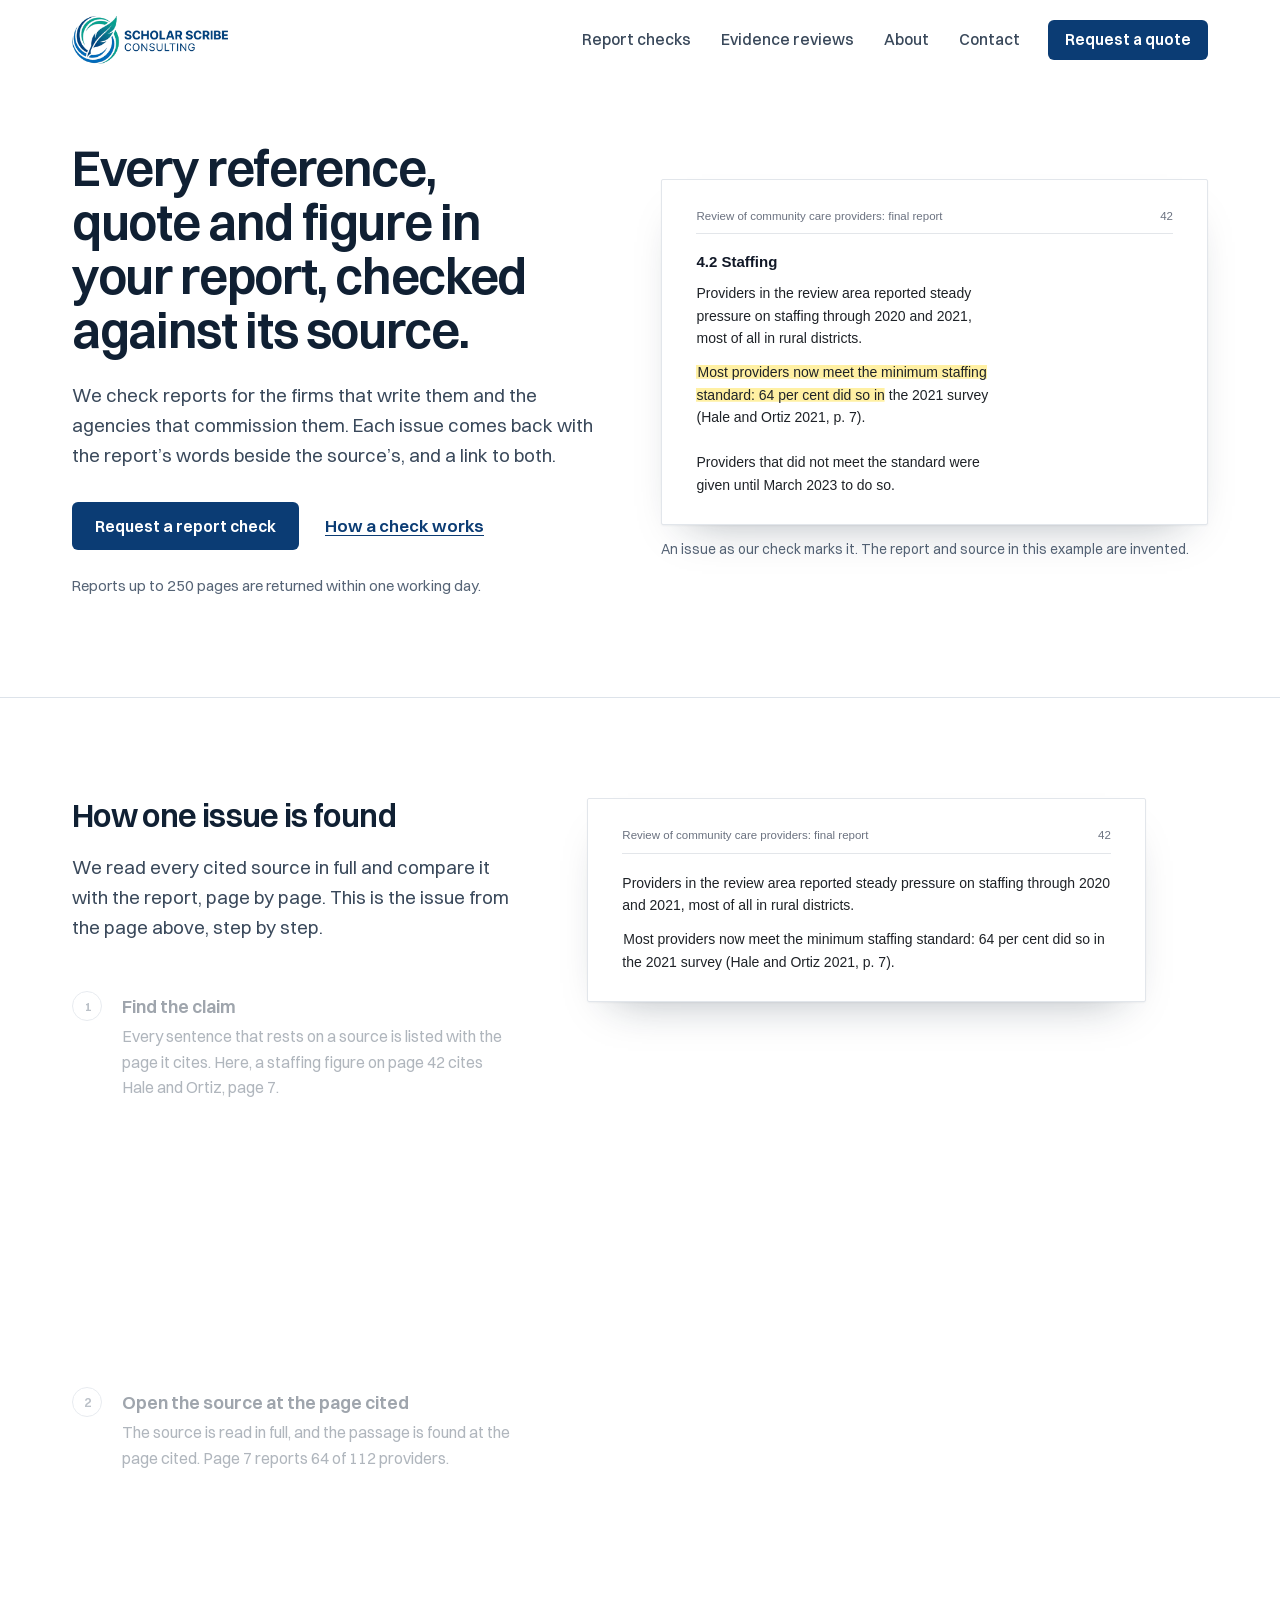
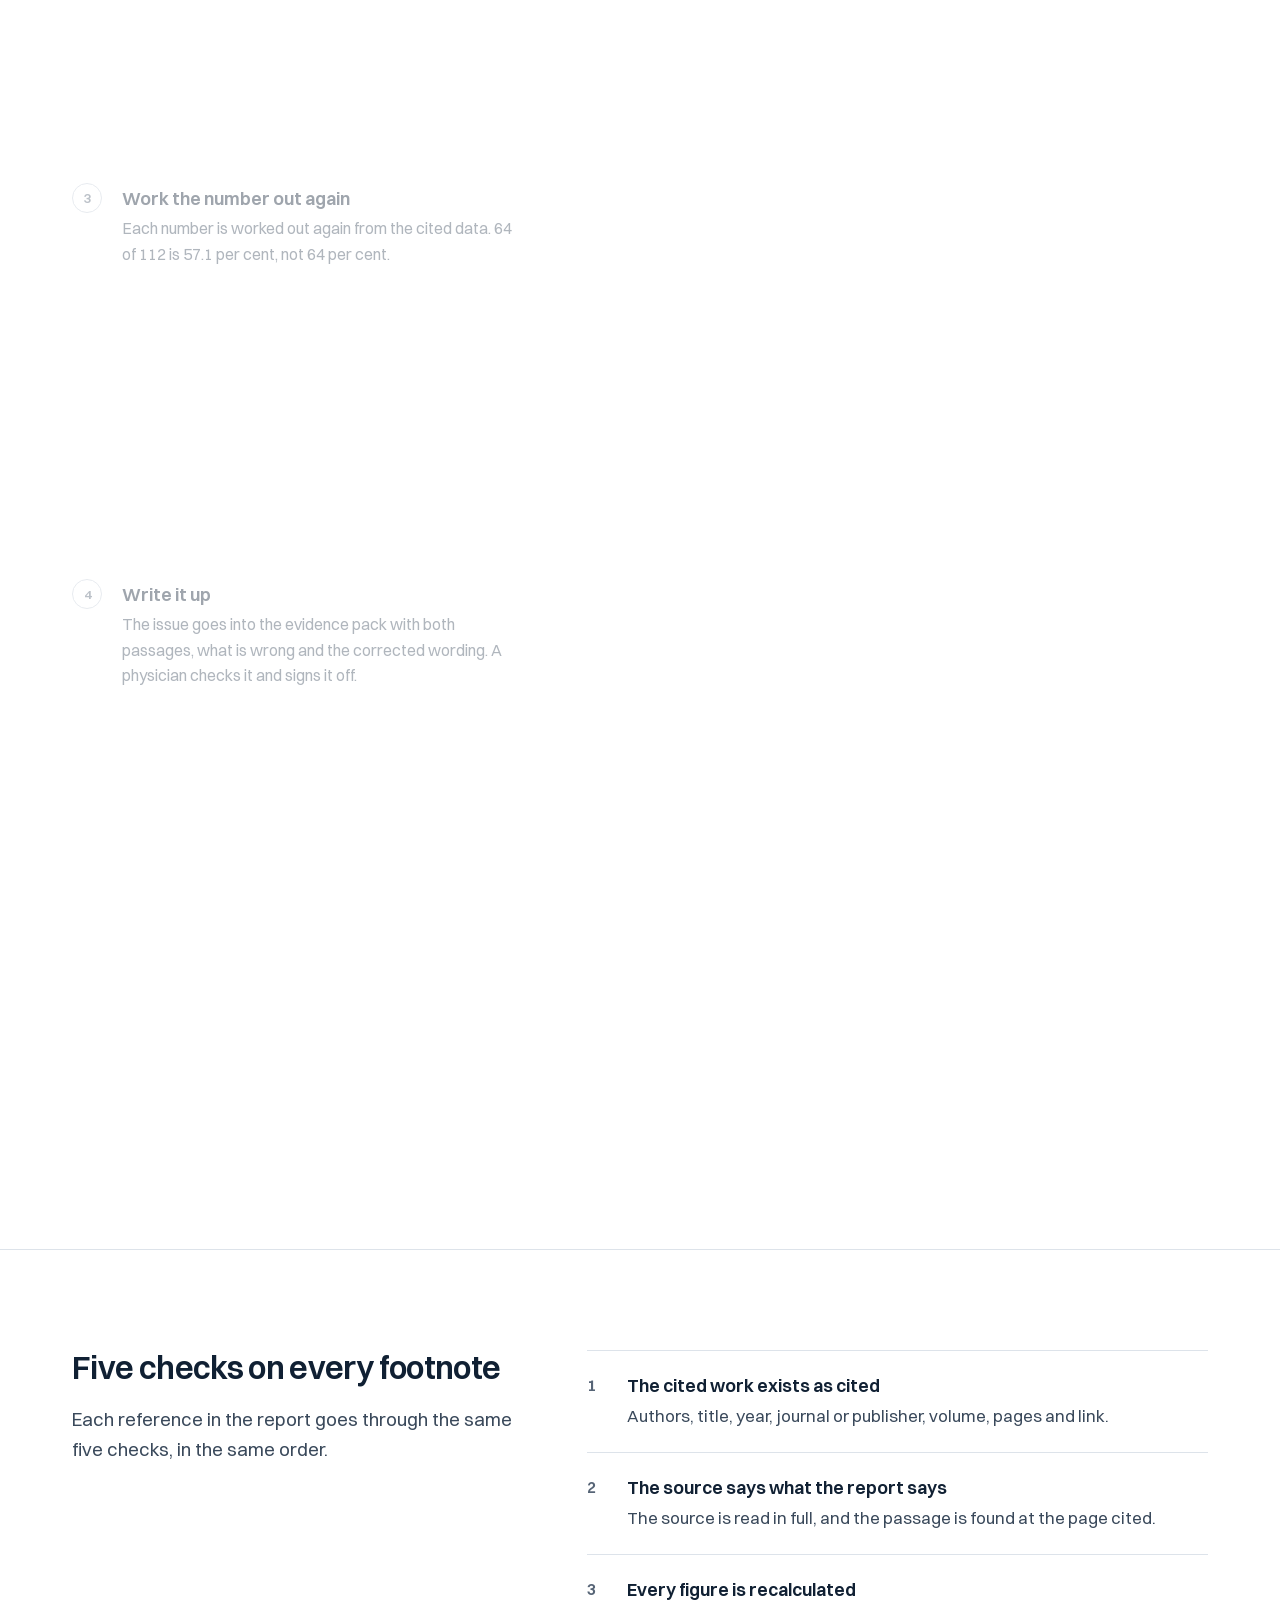
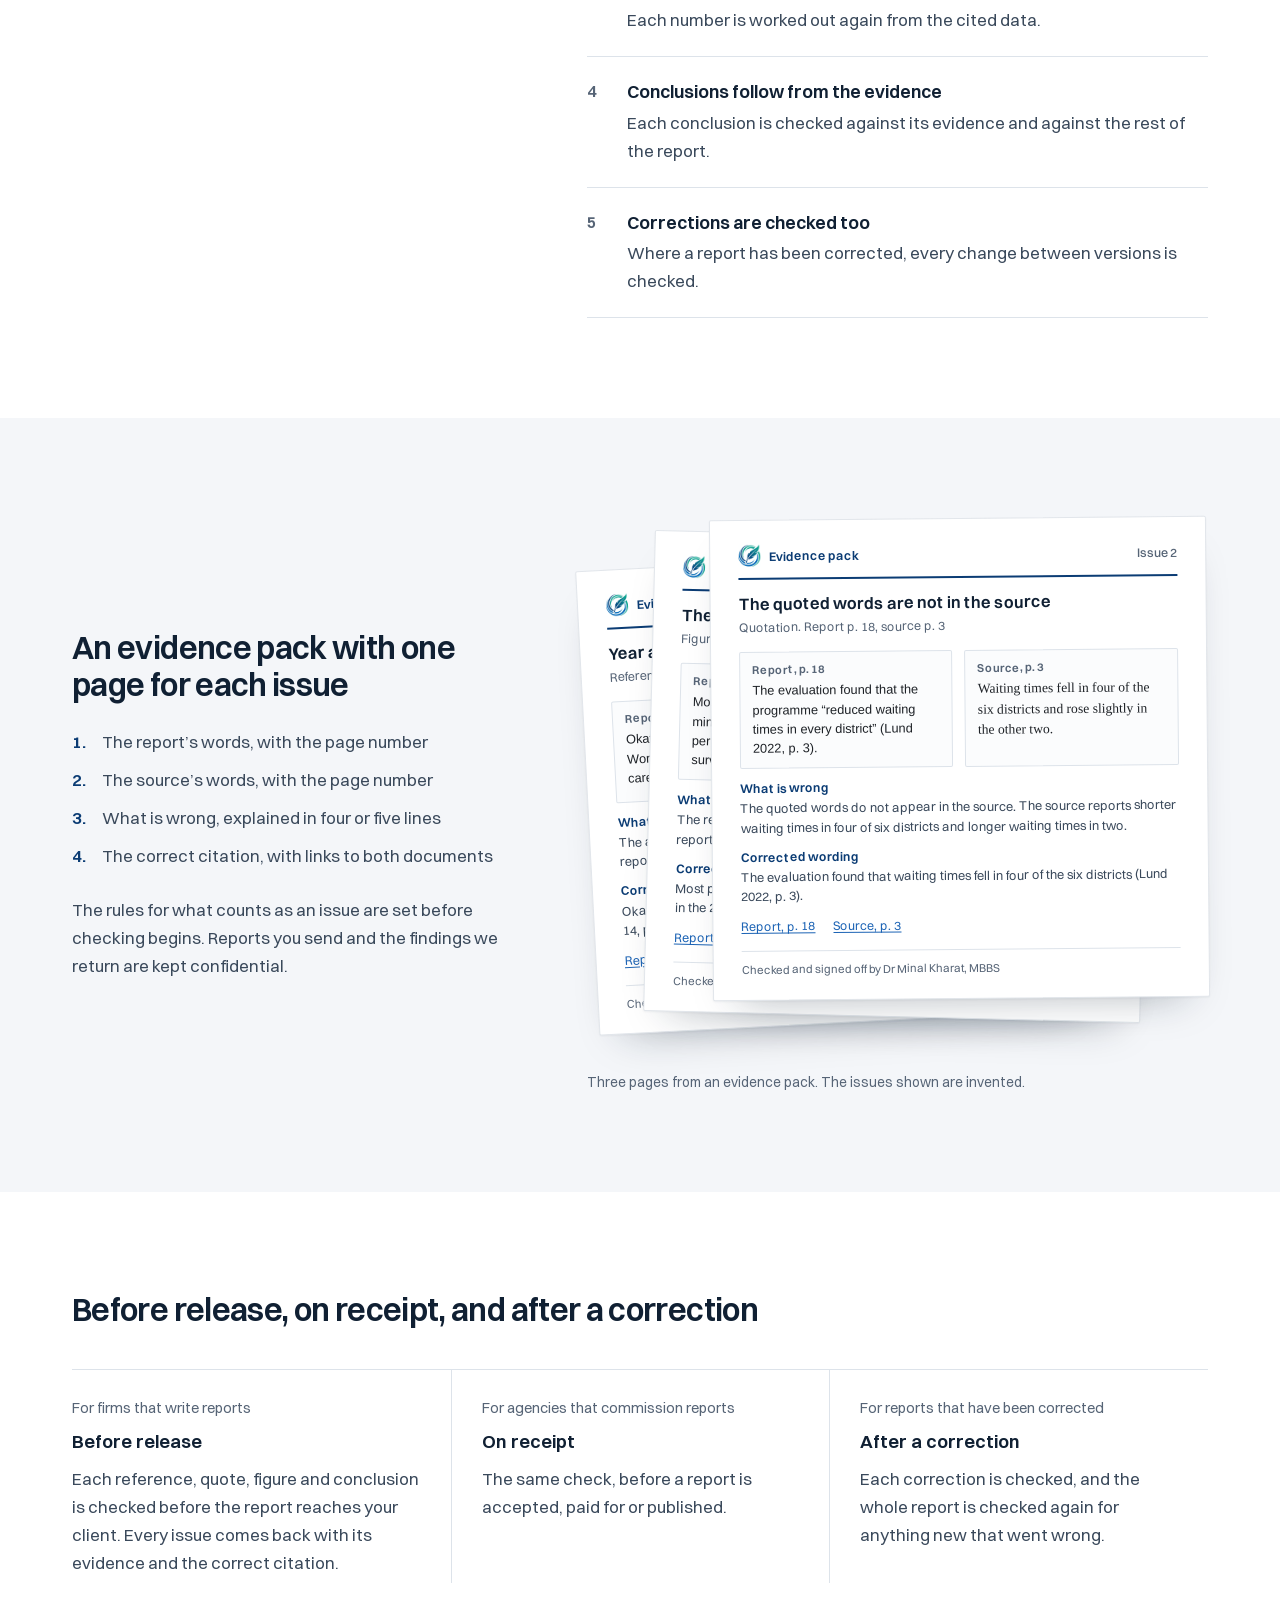
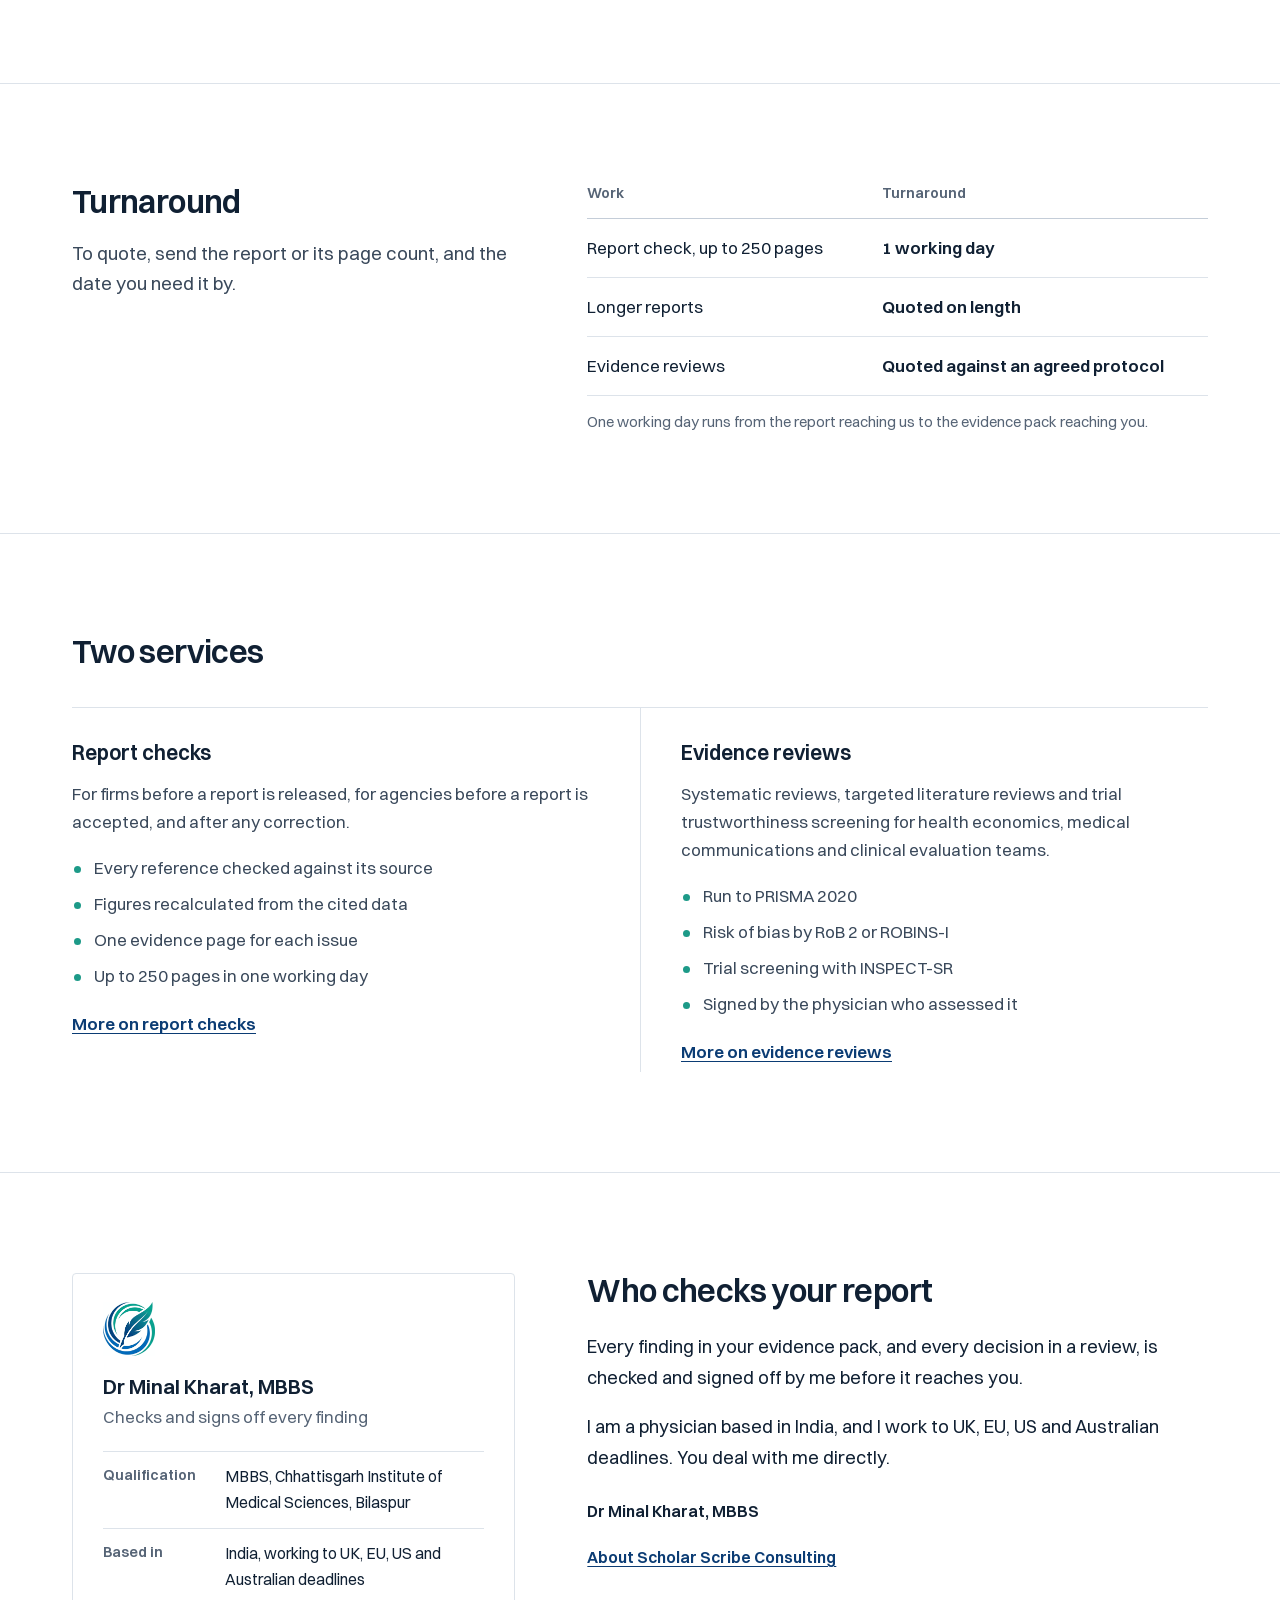
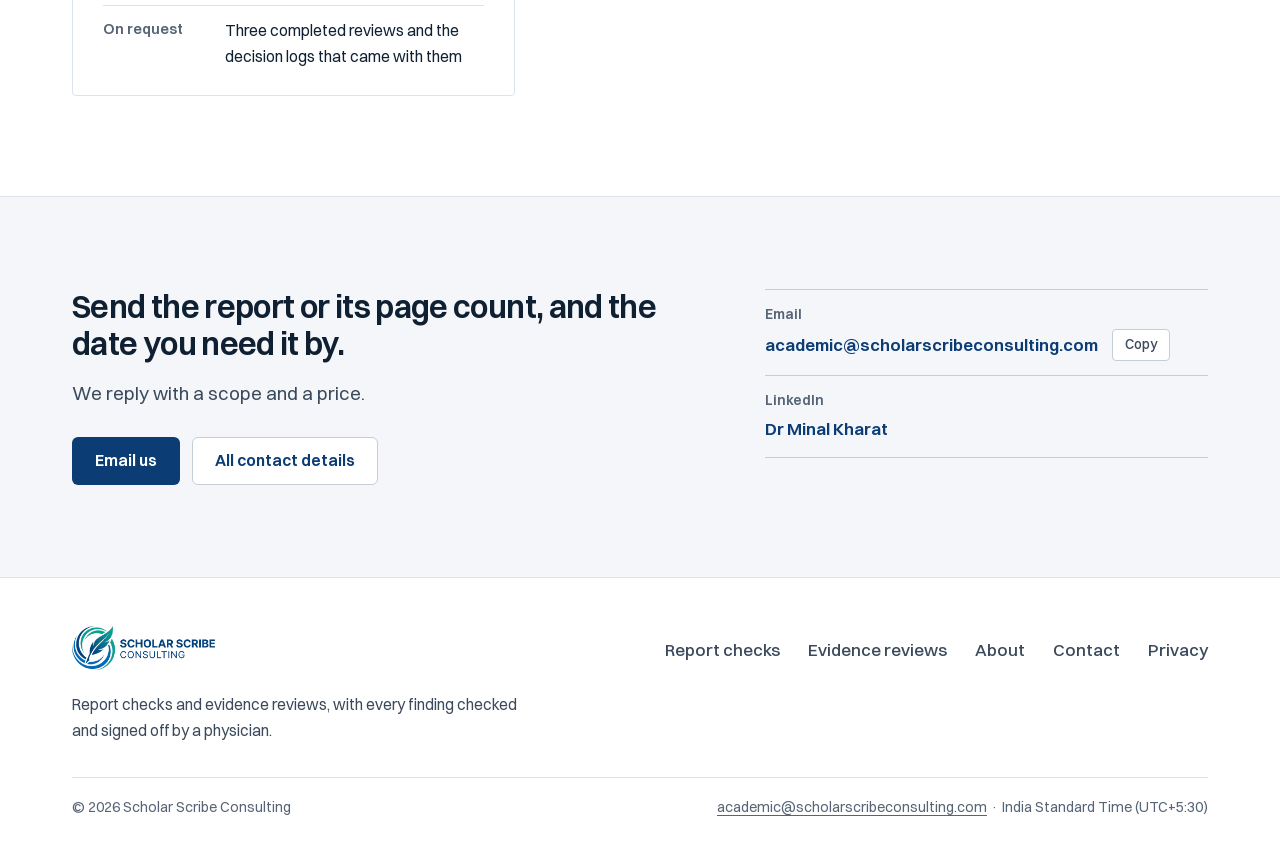
<file: index.html>
<!doctype html>
<html lang="en-GB">
<head>
<meta charset="utf-8">
<meta name="viewport" content="width=device-width, initial-scale=1">
<title>Scholar Scribe Consulting | Report checks and evidence reviews</title>
<meta name="description" content="We check every reference, quotation and figure in a report against its source, and run systematic reviews for health economics, medical communications and clinical evaluation teams.">
<link rel="canonical" href="https://scholarscribeconsulting.com/">
<link rel="icon" type="image/png" href="/favicon.png">
<link rel="apple-touch-icon" href="/apple-touch-icon.png">
<meta property="og:type" content="website">
<meta property="og:site_name" content="Scholar Scribe Consulting">
<meta property="og:url" content="https://scholarscribeconsulting.com/">
<meta property="og:title" content="Scholar Scribe Consulting">
<meta property="og:description" content="Every reference, quote and figure in your report, checked against its source.">
<meta property="og:image" content="https://scholarscribeconsulting.com/preview.jpg">
<meta name="twitter:card" content="summary_large_image">
<meta name="theme-color" content="#ffffff">
<link rel="preload" href="/assets/fonts/switzer-600.woff2" as="font" type="font/woff2" crossorigin>
<link rel="preload" href="/assets/fonts/switzer-400.woff2" as="font" type="font/woff2" crossorigin>
<link rel="stylesheet" href="/assets/css/site.css">
<script>(function(){var h=document.documentElement;h.classList.add('js');setTimeout(function(){if(!window.__ssReady)h.classList.add('reveal-all');},3000);})();</script>
<script src="/assets/vendor/gsap.min.js" defer></script>
<script src="/assets/vendor/SplitText.min.js" defer></script>
<script src="/assets/js/site.js" defer></script>
<script type="application/ld+json">{"@context":"https://schema.org","@type":"ProfessionalService","name":"Scholar Scribe Consulting","url":"https://scholarscribeconsulting.com/","logo":"https://scholarscribeconsulting.com/logo.png","image":"https://scholarscribeconsulting.com/preview.jpg","email":"academic@scholarscribeconsulting.com","description":"Report checks and evidence reviews.","sameAs":["https://www.linkedin.com/in/minal-kharat-a1a877168"]}</script>
</head>
<body>
<!--#header-->
<a class="skip-link" href="#main">Skip to content</a>
<header class="site-header">
  <nav class="nav" aria-label="Main">
    <a class="nav__logo" href="/" aria-label="Scholar Scribe Consulting, home"><img src="/assets/img/lockup.png" alt="Scholar Scribe Consulting" width="781" height="240"></a>
    <div class="nav__links">
      <a href="/report-checks/">Report checks</a>
      <a href="/evidence-reviews/">Evidence reviews</a>
      <a href="/about/">About</a>
      <a href="/contact/">Contact</a>
    </div>
    <a class="btn btn--primary btn--sm nav__cta" href="/contact/">Request a quote</a>
    <button class="nav__burger" type="button" aria-label="Open menu" aria-expanded="false" aria-controls="menu"><span></span></button>
  </nav>
  <div class="menu" id="menu" aria-hidden="true">
    <a href="/">Home</a>
    <a href="/report-checks/">Report checks</a>
    <a href="/evidence-reviews/">Evidence reviews</a>
    <a href="/about/">About</a>
    <a href="/contact/">Contact</a>
    <a class="btn btn--primary" href="/contact/">Request a quote</a>
  </div>
</header>
<!--/#header-->
<main id="main">

  <section class="hero">
    <div class="container hero__grid">
      <div class="hero__copy">
        <h1 class="h1 pre" data-split>Every reference, quote and figure in your report, checked against its source.</h1>
        <p class="lead pre">We check reports for the firms that write them and the agencies that commission them. Each issue comes back with the report&rsquo;s words beside the source&rsquo;s, and a link to both.</p>
        <div class="hero__actions pre">
          <a class="btn btn--primary" href="/contact/">Request a report check</a>
          <a class="textlink" href="#how">How a check works</a>
        </div>
        <p class="hero__fine fine pre">Reports up to 250 pages are returned within one working day.</p>
      </div>
      <figure class="hero__doc pre">
        <div class="sheet sheet--report">
          <div class="sheet__head"><span>Review of community care providers: final report</span><span>42</span></div>
          <h4>4.2 Staffing</h4>
          <div class="sheet__row"><p>Providers in the review area reported steady pressure on staffing through 2020 and 2021, most of all in rural districts.</p><span></span></div>
          <div class="sheet__row"><p><span class="hl">Most providers now meet the minimum staffing standard: <span class="err">64 per cent</span> did so in the 2021 survey (Hale and Ortiz 2021, p. 7).</span>&nbsp;<span class="pmark">1</span></p><p class="mnote"><span class="pmark">1</span>Source, p. 7: 64 of 112 providers, which is 57 per cent.</p></div>
          <div class="sheet__row"><p>Providers that did not meet the standard were given until March 2023 to do so.</p><span></span></div>
        </div>
        <figcaption class="caption">An issue as our check marks it. The report and source in this example are invented.</figcaption>
      </figure>
    </div>
  </section>

  <section class="how" id="how">
    <div class="container how__grid">
      <div>
        <div class="how__intro">
          <h2 class="h2 rv">How one issue is found</h2>
          <p class="lead rv">We read every cited source in full and compare it with the report, page by page. This is the issue from the page above, step by step.</p>
        </div>
        <ol class="steps">
          <li class="step" data-step="1"><span class="step__n">1</span><h3>Find the claim</h3><p>Every sentence that rests on a source is listed with the page it cites. Here, a staffing figure on page 42 cites Hale and Ortiz, page 7.</p></li>
          <li class="step" data-step="2"><span class="step__n">2</span><h3>Open the source at the page cited</h3><p>The source is read in full, and the passage is found at the page cited. Page 7 reports 64 of 112 providers.</p></li>
          <li class="step" data-step="3"><span class="step__n">3</span><h3>Work the number out again</h3><p>Each number is worked out again from the cited data. 64 of 112 is 57.1 per cent, not 64 per cent.</p></li>
          <li class="step" data-step="4"><span class="step__n">4</span><h3>Write it up</h3><p>The issue goes into the evidence pack with both passages, what is wrong and the corrected wording. A physician checks it and signs it off.</p></li>
        </ol>
      </div>
      <div class="desk" data-at="4">
        <div class="desk__layer d-report sheet sheet--report">
          <div class="sheet__head"><span>Review of community care providers: final report</span><span>42</span></div>
          <p>Providers in the review area reported steady pressure on staffing through 2020 and 2021, most of all in rural districts.</p>
          <p><span class="hl">Most providers now meet the minimum staffing standard: <span class="err">64 per cent</span> did so in the 2021 survey (Hale and Ortiz 2021, p. 7).</span></p>
        </div>
        <div class="desk__layer d-source sheet sheet--journal">
          <div class="sheet__head"><span>Hale and Ortiz, 2021</span><span>7</span></div>
          <h4>3. Results</h4>
          <p>Of the 112 providers surveyed, <span class="hl">64 met the minimum staffing standard (57.1%)</span>. Rural providers were less likely to meet it than urban providers (16 of 40 against 48 of 72).</p>
        </div>
        <div class="desk__layer d-calc calc"><span>Report: <b class="calc__bad">64 per cent</b></span><span>Source: 64 of 112 providers</span><span>64 &divide; 112 = <b class="calc__good">57.1 per cent</b></span></div>
        <article class="desk__layer d-issue sheet sheet--issue">
          <div class="issue__top"><span class="issue__brand"><img src="/assets/img/mark.png" alt="" width="587" height="600">Evidence pack</span><span class="issue__no">Issue 1</span></div>
          <h4 class="issue__title">The figure differs from the source</h4>
          <p class="issue__kind">Figure. Report p. 42, source p. 7</p>
          <div class="issue__pair">
            <div class="issue__q issue__q--report"><small>Report, p. 42</small><p>Most providers now meet the minimum staffing standard: 64 per cent did so in the 2021 survey.</p></div>
            <div class="issue__q issue__q--source"><small>Source, p. 7</small><p>Of the 112 providers surveyed, 64 met the minimum staffing standard (57.1%).</p></div>
          </div>
          <div class="issue__sec"><h5>What is wrong</h5><p>The report gives the number of providers, 64, as a percentage. The source reports 64 of 112 providers, which is 57.1 per cent. &ldquo;Most providers&rdquo; still holds.</p></div>
          <div class="issue__sec"><h5>Corrected wording</h5><p>Most providers now meet the minimum staffing standard: 57 per cent did so in the 2021 survey (Hale and Ortiz 2021, p. 7).</p></div>
          <div class="issue__links"><span>Report, p. 42</span><span>Source, p. 7</span></div>
          <p class="issue__sign">Checked and signed off by Dr Minal Kharat, MBBS</p>
        </article>
      </div>
    </div>
  </section>

<!--#checks-->
  <section class="section section--rule" id="checks">
    <div class="container split">
      <div class="split__head sticky">
        <h2 class="h2 rv">Five checks on every footnote</h2>
        <p class="lead rv">Each reference in the report goes through the same five checks, in the same order.</p>
      </div>
      <ol class="defs">
        <li class="defs__item rv"><span class="defs__n">1</span><div><h3>The cited work exists as cited</h3><p>Authors, title, year, journal or publisher, volume, pages and link.</p></div></li>
        <li class="defs__item rv"><span class="defs__n">2</span><div><h3>The source says what the report says</h3><p>The source is read in full, and the passage is found at the page cited.</p></div></li>
        <li class="defs__item rv"><span class="defs__n">3</span><div><h3>Every figure is recalculated</h3><p>Each number is worked out again from the cited data.</p></div></li>
        <li class="defs__item rv"><span class="defs__n">4</span><div><h3>Conclusions follow from the evidence</h3><p>Each conclusion is checked against its evidence and against the rest of the report.</p></div></li>
        <li class="defs__item rv"><span class="defs__n">5</span><div><h3>Corrections are checked too</h3><p>Where a report has been corrected, every change between versions is checked.</p></div></li>
      </ol>
    </div>
  </section>
<!--/#checks-->

<!--#pack-->
  <section class="section section--wash">
    <div class="container pack">
      <div>
        <h2 class="h2 rv">An evidence pack with one page for each issue</h2>
        <ol class="plainlist rv">
          <li>The report&rsquo;s words, with the page number</li>
          <li>The source&rsquo;s words, with the page number</li>
          <li>What is wrong, explained in four or five lines</li>
          <li>The correct citation, with links to both documents</li>
        </ol>
        <p class="pack__note muted rv">The rules for what counts as an issue are set before checking begins. Reports you send and the findings we return are kept confidential.</p>
      </div>
      <div>
        <div class="papers">
          <article class="sheet sheet--issue p1" aria-hidden="true">
            <div class="issue__top"><span class="issue__brand"><img src="/assets/img/mark.png" alt="" width="587" height="600">Evidence pack</span><span class="issue__no">Issue 3</span></div>
            <h4 class="issue__title">Year and volume differ from the published record</h4>
            <p class="issue__kind">Reference. Report p. 61</p>
            <div class="issue__pair">
              <div class="issue__q issue__q--report"><small>Report, p. 61</small><p>Okafor, Brandt and Iyer (2019). Workforce standards in home care. Volume 12, pages 33-41.</p></div>
              <div class="issue__q issue__q--source"><small>Published record</small><p>Okafor, Brandt and Iyer (2020). Workforce standards in home care. Volume 14, pages 33-41.</p></div>
            </div>
            <div class="issue__sec"><h5>What is wrong</h5><p>The article was published in 2020, in volume 14. The year and volume in the report point to a different issue of the journal.</p></div>
            <div class="issue__sec"><h5>Correct citation</h5><p>Okafor, Brandt and Iyer (2020). Workforce standards in home care. Volume 14, pages 33-41.</p></div>
            <div class="issue__links"><span>Report, p. 61</span><span>Published record</span></div>
            <p class="issue__sign">Checked and signed off by Dr Minal Kharat, MBBS</p>
          </article>
          <article class="sheet sheet--issue p2" aria-hidden="true">
            <div class="issue__top"><span class="issue__brand"><img src="/assets/img/mark.png" alt="" width="587" height="600">Evidence pack</span><span class="issue__no">Issue 1</span></div>
            <h4 class="issue__title">The figure differs from the source</h4>
            <p class="issue__kind">Figure. Report p. 42, source p. 7</p>
            <div class="issue__pair">
              <div class="issue__q issue__q--report"><small>Report, p. 42</small><p>Most providers now meet the minimum staffing standard: 64 per cent did so in the 2021 survey.</p></div>
              <div class="issue__q issue__q--source"><small>Source, p. 7</small><p>Of the 112 providers surveyed, 64 met the minimum staffing standard (57.1%).</p></div>
            </div>
            <div class="issue__sec"><h5>What is wrong</h5><p>The report gives the number of providers, 64, as a percentage. The source reports 64 of 112 providers, which is 57.1 per cent.</p></div>
            <div class="issue__sec"><h5>Corrected wording</h5><p>Most providers now meet the minimum staffing standard: 57 per cent did so in the 2021 survey (Hale and Ortiz 2021, p. 7).</p></div>
            <div class="issue__links"><span>Report, p. 42</span><span>Source, p. 7</span></div>
            <p class="issue__sign">Checked and signed off by Dr Minal Kharat, MBBS</p>
          </article>
          <article class="sheet sheet--issue p3">
            <div class="issue__top"><span class="issue__brand"><img src="/assets/img/mark.png" alt="" width="587" height="600">Evidence pack</span><span class="issue__no">Issue 2</span></div>
            <h4 class="issue__title">The quoted words are not in the source</h4>
            <p class="issue__kind">Quotation. Report p. 18, source p. 3</p>
            <div class="issue__pair">
              <div class="issue__q issue__q--report"><small>Report, p. 18</small><p>The evaluation found that the programme &ldquo;reduced waiting times in every district&rdquo; (Lund 2022, p. 3).</p></div>
              <div class="issue__q issue__q--source"><small>Source, p. 3</small><p>Waiting times fell in four of the six districts and rose slightly in the other two.</p></div>
            </div>
            <div class="issue__sec"><h5>What is wrong</h5><p>The quoted words do not appear in the source. The source reports shorter waiting times in four of six districts and longer waiting times in two.</p></div>
            <div class="issue__sec"><h5>Corrected wording</h5><p>The evaluation found that waiting times fell in four of the six districts (Lund 2022, p. 3).</p></div>
            <div class="issue__links"><span>Report, p. 18</span><span>Source, p. 3</span></div>
            <p class="issue__sign">Checked and signed off by Dr Minal Kharat, MBBS</p>
          </article>
        </div>
        <p class="caption">Three pages from an evidence pack. The issues shown are invented.</p>
      </div>
    </div>
  </section>
<!--/#pack-->

<!--#sit-->
  <section class="section">
    <div class="container">
      <h2 class="h2 rv">Before release, on receipt, and after a correction</h2>
      <div class="uses">
        <div class="use rv"><small>For firms that write reports</small><h3>Before release</h3><p>Each reference, quote, figure and conclusion is checked before the report reaches your client. Every issue comes back with its evidence and the correct citation.</p></div>
        <div class="use rv"><small>For agencies that commission reports</small><h3>On receipt</h3><p>The same check, before a report is accepted, paid for or published.</p></div>
        <div class="use rv"><small>For reports that have been corrected</small><h3>After a correction</h3><p>Each correction is checked, and the whole report is checked again for anything new that went wrong.</p></div>
      </div>
    </div>
  </section>
<!--/#sit-->

  <section class="section section--rule">
    <div class="container split">
      <div class="split__head">
        <h2 class="h2 rv">Turnaround</h2>
        <p class="lead rv">To quote, send the report or its page count, and the date you need it by.</p>
      </div>
      <div class="rv">
        <table class="terms">
          <thead><tr><th scope="col">Work</th><th scope="col">Turnaround</th></tr></thead>
          <tbody>
            <tr><td>Report check, up to 250 pages</td><td>1 working day</td></tr>
            <tr><td>Longer reports</td><td>Quoted on length</td></tr>
            <tr><td>Evidence reviews</td><td>Quoted against an agreed protocol</td></tr>
          </tbody>
        </table>
        <p class="terms__note fine">One working day runs from the report reaching us to the evidence pack reaching you.</p>
      </div>
    </div>
  </section>

  <section class="section section--rule">
    <div class="container">
      <h2 class="h2 rv">Two services</h2>
<!--#svc-->
      <div class="svcs">
        <div class="svc rv">
          <h3>Report checks</h3>
          <p>For firms before a report is released, for agencies before a report is accepted, and after any correction.</p>
          <ul class="bullets">
            <li>Every reference checked against its source</li>
            <li>Figures recalculated from the cited data</li>
            <li>One evidence page for each issue</li>
            <li>Up to 250 pages in one working day</li>
          </ul>
          <a class="svc__link" href="/report-checks/">More on report checks</a>
        </div>
        <div class="svc rv">
          <h3>Evidence reviews</h3>
          <p>Systematic reviews, targeted literature reviews and trial trustworthiness screening for health economics, medical communications and clinical evaluation teams.</p>
          <ul class="bullets">
            <li>Run to PRISMA 2020</li>
            <li>Risk of bias by RoB 2 or ROBINS-I</li>
            <li>Trial screening with INSPECT-SR</li>
            <li>Signed by the physician who assessed it</li>
          </ul>
          <a class="svc__link" href="/evidence-reviews/">More on evidence reviews</a>
        </div>
      </div>
<!--/#svc-->
    </div>
  </section>

<!--#person-->
  <section class="section section--rule">
    <div class="container person">
      <div class="person__card rv">
        <img src="/assets/img/mark.png" alt="" width="587" height="600">
        <p class="person__name">Dr Minal Kharat, MBBS</p>
        <p class="person__role">Checks and signs off every finding</p>
        <dl class="cred">
          <div><dt>Qualification</dt><dd>MBBS, Chhattisgarh Institute of Medical Sciences, Bilaspur</dd></div>
          <div><dt>Based in</dt><dd>India, working to UK, EU, US and Australian deadlines</dd></div>
          <div><dt>On request</dt><dd>Three completed reviews and the decision logs that came with them</dd></div>
        </dl>
      </div>
      <div class="letter rv">
        <h2 class="h2">Who checks your report</h2>
        <p>Every finding in your evidence pack, and every decision in a review, is checked and signed off by me before it reaches you.</p>
        <p>I am a physician based in India, and I work to UK, EU, US and Australian deadlines. You deal with me directly.</p>
        <p class="letter__sign">Dr Minal Kharat, MBBS</p>
        <p class="letter__more"><a class="textlink" href="/about/">About Scholar Scribe Consulting</a></p>
      </div>
    </div>
  </section>
<!--/#person-->

<!--#cta-->
  <section class="contact">
    <div class="container contact__grid">
      <div>
        <h2 class="h2 rv">Send the report or its page count, and the date you need it by.</h2>
        <p class="lead rv">We reply with a scope and a price.</p>
        <div class="contact__actions rv"><a class="btn btn--primary" href="mailto:academic@scholarscribeconsulting.com">Email us</a><a class="btn btn--plain" href="/contact/">All contact details</a></div>
      </div>
      <div class="reach rv">
        <div class="reach__row"><small>Email</small><span class="reach__mail"><a href="mailto:academic@scholarscribeconsulting.com">academic@scholarscribeconsulting.com</a><button class="copy-btn" type="button" data-copy="academic@scholarscribeconsulting.com">Copy</button></span></div>
        <div class="reach__row"><small>LinkedIn</small><a href="https://www.linkedin.com/in/minal-kharat-a1a877168" target="_blank" rel="noopener">Dr Minal Kharat</a></div>
      </div>
    </div>
  </section>
<!--/#cta-->

</main>
<!--#footer-->
<footer class="footer">
  <div class="container">
    <div class="footer__top">
      <div>
        <a class="footer__logo" href="/" aria-label="Scholar Scribe Consulting, home"><img src="/assets/img/lockup.png" alt="Scholar Scribe Consulting" width="781" height="240"></a>
        <p class="footer__line">Report checks and evidence reviews, with every finding checked and signed off by a physician.</p>
      </div>
      <ul class="footer__links">
        <li><a href="/report-checks/">Report checks</a></li>
        <li><a href="/evidence-reviews/">Evidence reviews</a></li>
        <li><a href="/about/">About</a></li>
        <li><a href="/contact/">Contact</a></li>
        <li><a href="/privacy/">Privacy</a></li>
      </ul>
    </div>
    <div class="footer__bottom">
      <span>&copy; 2026 Scholar Scribe Consulting</span>
      <span><a href="mailto:academic@scholarscribeconsulting.com">academic@scholarscribeconsulting.com</a> &middot; India Standard Time (UTC+5:30)</span>
    </div>
  </div>
</footer>
<!--/#footer-->
</body>
</html>
</file>
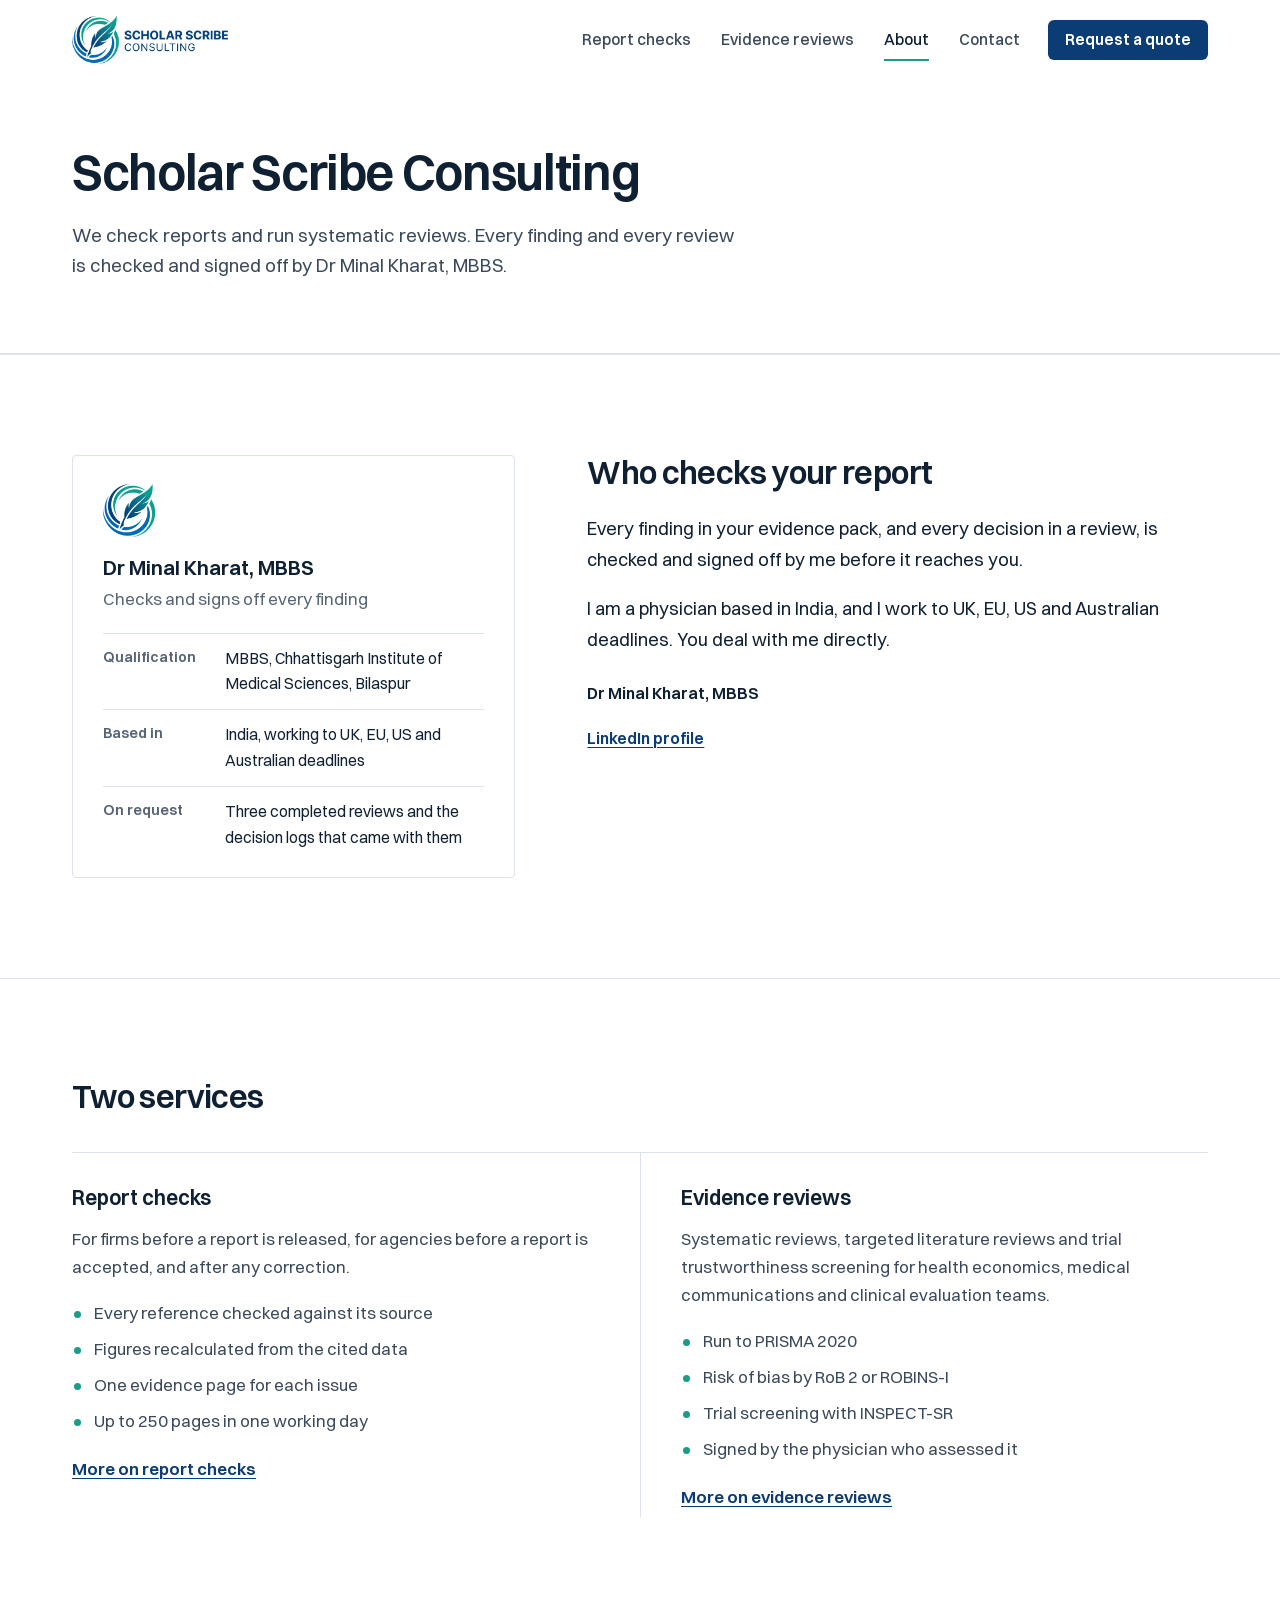
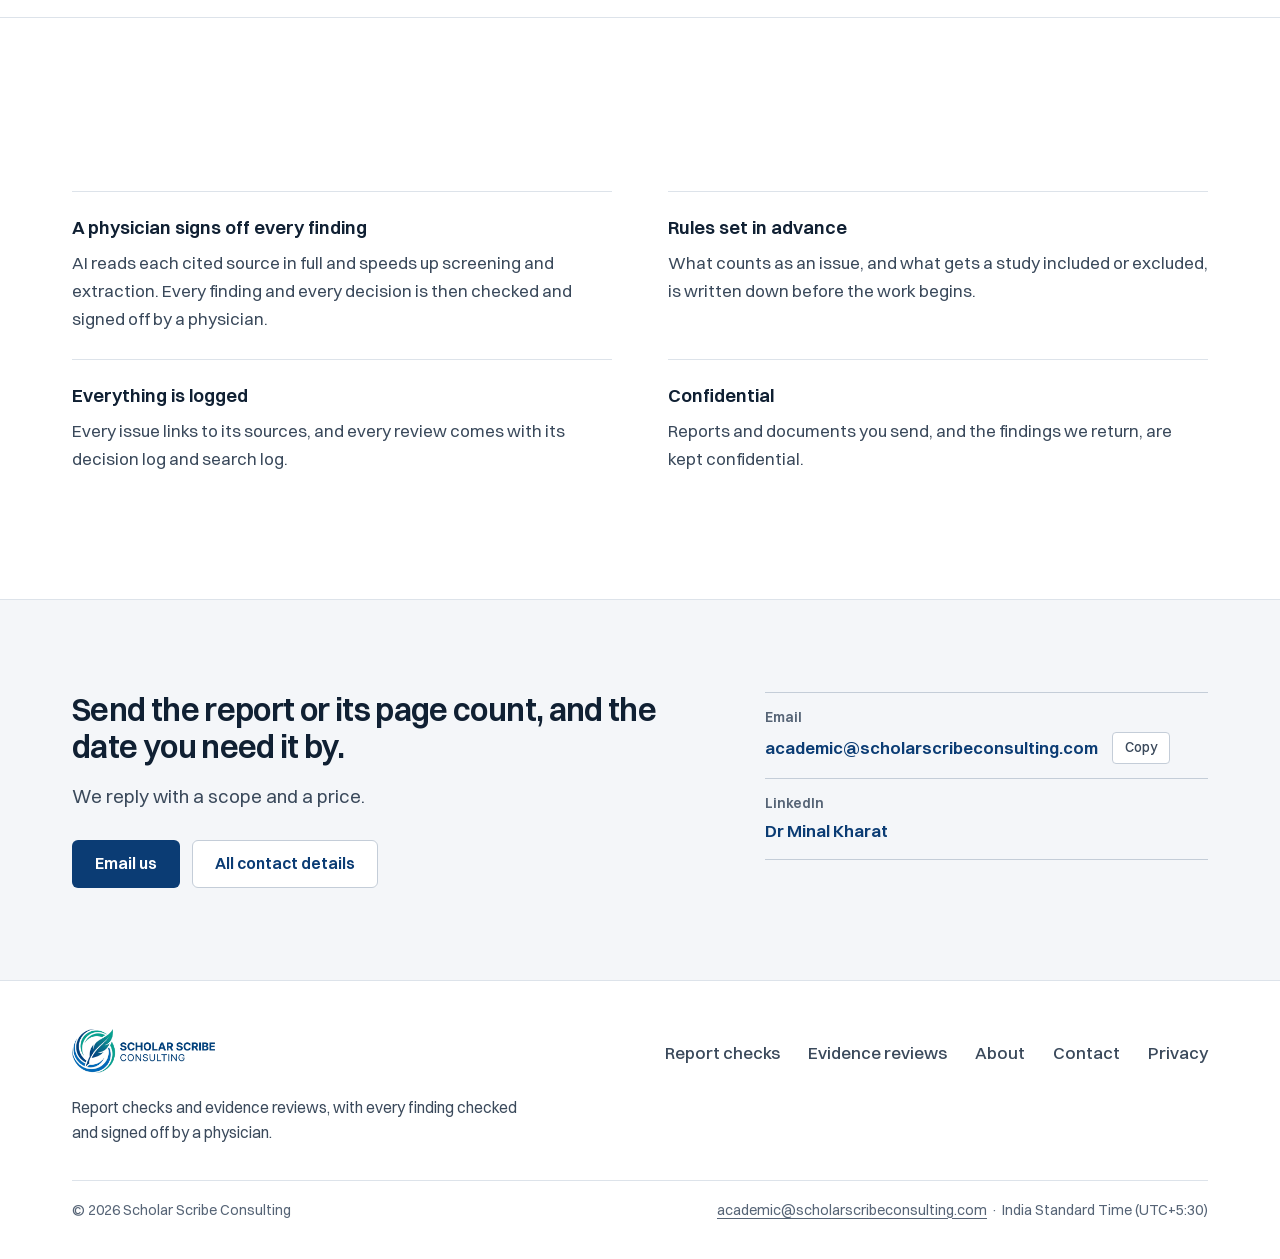
<file: about/index.html>
<!doctype html>
<html lang="en-GB">
<head>
<meta charset="utf-8">
<meta name="viewport" content="width=device-width, initial-scale=1">
<title>About | Scholar Scribe Consulting</title>
<meta name="description" content="Scholar Scribe Consulting checks reports and runs systematic reviews. Every finding is checked and signed off by Dr Minal Kharat, MBBS.">
<link rel="canonical" href="https://scholarscribeconsulting.com/about/">
<link rel="icon" type="image/png" href="/favicon.png">
<link rel="apple-touch-icon" href="/apple-touch-icon.png">
<meta property="og:type" content="website">
<meta property="og:site_name" content="Scholar Scribe Consulting">
<meta property="og:url" content="https://scholarscribeconsulting.com/about/">
<meta property="og:title" content="About | Scholar Scribe Consulting">
<meta property="og:description" content="Scholar Scribe Consulting checks reports and runs systematic reviews. Every finding is checked and signed off by Dr Minal Kharat, MBBS.">
<meta property="og:image" content="https://scholarscribeconsulting.com/preview.jpg">
<meta name="twitter:card" content="summary_large_image">
<meta name="theme-color" content="#ffffff">
<link rel="preload" href="/assets/fonts/switzer-600.woff2" as="font" type="font/woff2" crossorigin>
<link rel="preload" href="/assets/fonts/switzer-400.woff2" as="font" type="font/woff2" crossorigin>
<link rel="stylesheet" href="/assets/css/site.css">
<script>(function(){var h=document.documentElement;h.classList.add('js');setTimeout(function(){if(!window.__ssReady)h.classList.add('reveal-all');},3000);})();</script>
<script src="/assets/vendor/gsap.min.js" defer></script>
<script src="/assets/vendor/SplitText.min.js" defer></script>
<script src="/assets/js/site.js" defer></script>
</head>
<body>
<a class="skip-link" href="#main">Skip to content</a>
<header class="site-header">
  <nav class="nav" aria-label="Main">
    <a class="nav__logo" href="/" aria-label="Scholar Scribe Consulting, home"><img src="/assets/img/lockup.png" alt="Scholar Scribe Consulting" width="781" height="240"></a>
    <div class="nav__links">
      <a href="/report-checks/">Report checks</a>
      <a href="/evidence-reviews/">Evidence reviews</a>
      <a href="/about/" aria-current="page">About</a>
      <a href="/contact/">Contact</a>
    </div>
    <a class="btn btn--primary btn--sm nav__cta" href="/contact/">Request a quote</a>
    <button class="nav__burger" type="button" aria-label="Open menu" aria-expanded="false" aria-controls="menu"><span></span></button>
  </nav>
  <div class="menu" id="menu" aria-hidden="true">
    <a href="/">Home</a>
    <a href="/report-checks/">Report checks</a>
    <a href="/evidence-reviews/">Evidence reviews</a>
    <a href="/about/" aria-current="page">About</a>
    <a href="/contact/">Contact</a>
    <a class="btn btn--primary" href="/contact/">Request a quote</a>
  </div>
</header>

<main id="main">
  <section class="page-head">
    <div class="container">
      <h1 class="h1 pre" data-split>Scholar Scribe Consulting</h1>
      <p class="lead pre">We check reports and run systematic reviews. Every finding and every review is checked and signed off by Dr Minal Kharat, MBBS.</p>
    </div>
  </section>


  <section class="section section--rule">
    <div class="container person">
      <div class="person__card rv">
        <img src="/assets/img/mark.png" alt="" width="587" height="600">
        <p class="person__name">Dr Minal Kharat, MBBS</p>
        <p class="person__role">Checks and signs off every finding</p>
        <dl class="cred">
          <div><dt>Qualification</dt><dd>MBBS, Chhattisgarh Institute of Medical Sciences, Bilaspur</dd></div>
          <div><dt>Based in</dt><dd>India, working to UK, EU, US and Australian deadlines</dd></div>
          <div><dt>On request</dt><dd>Three completed reviews and the decision logs that came with them</dd></div>
        </dl>
      </div>
      <div class="letter rv">
        <h2 class="h2">Who checks your report</h2>
        <p>Every finding in your evidence pack, and every decision in a review, is checked and signed off by me before it reaches you.</p>
        <p>I am a physician based in India, and I work to UK, EU, US and Australian deadlines. You deal with me directly.</p>
        <p class="letter__sign">Dr Minal Kharat, MBBS</p>
        <p class="letter__more"><a class="textlink" href="https://www.linkedin.com/in/minal-kharat-a1a877168" target="_blank" rel="noopener">LinkedIn profile</a></p>
      </div>
    </div>
  </section>


  <section class="section section--rule">
    <div class="container">
      <h2 class="h2 rv">Two services</h2>

      <div class="svcs">
        <div class="svc rv">
          <h3>Report checks</h3>
          <p>For firms before a report is released, for agencies before a report is accepted, and after any correction.</p>
          <ul class="bullets">
            <li>Every reference checked against its source</li>
            <li>Figures recalculated from the cited data</li>
            <li>One evidence page for each issue</li>
            <li>Up to 250 pages in one working day</li>
          </ul>
          <a class="svc__link" href="/report-checks/">More on report checks</a>
        </div>
        <div class="svc rv">
          <h3>Evidence reviews</h3>
          <p>Systematic reviews, targeted literature reviews and trial trustworthiness screening for health economics, medical communications and clinical evaluation teams.</p>
          <ul class="bullets">
            <li>Run to PRISMA 2020</li>
            <li>Risk of bias by RoB 2 or ROBINS-I</li>
            <li>Trial screening with INSPECT-SR</li>
            <li>Signed by the physician who assessed it</li>
          </ul>
          <a class="svc__link" href="/evidence-reviews/">More on evidence reviews</a>
        </div>
      </div>

    </div>
  </section>

  <section class="section section--rule">
    <div class="container">
      <h2 class="h2 rv">How we work</h2>
      <div class="cols2">
        <div class="col rv"><h3>A physician signs off every finding</h3><p>AI reads each cited source in full and speeds up screening and extraction. Every finding and every decision is then checked and signed off by a physician.</p></div>
        <div class="col rv"><h3>Rules set in advance</h3><p>What counts as an issue, and what gets a study included or excluded, is written down before the work begins.</p></div>
        <div class="col rv"><h3>Everything is logged</h3><p>Every issue links to its sources, and every review comes with its decision log and search log.</p></div>
        <div class="col rv"><h3>Confidential</h3><p>Reports and documents you send, and the findings we return, are kept confidential.</p></div>
      </div>
    </div>
  </section>


  <section class="contact">
    <div class="container contact__grid">
      <div>
        <h2 class="h2 rv">Send the report or its page count, and the date you need it by.</h2>
        <p class="lead rv">We reply with a scope and a price.</p>
        <div class="contact__actions rv"><a class="btn btn--primary" href="mailto:academic@scholarscribeconsulting.com">Email us</a><a class="btn btn--plain" href="/contact/">All contact details</a></div>
      </div>
      <div class="reach rv">
        <div class="reach__row"><small>Email</small><span class="reach__mail"><a href="mailto:academic@scholarscribeconsulting.com">academic@scholarscribeconsulting.com</a><button class="copy-btn" type="button" data-copy="academic@scholarscribeconsulting.com">Copy</button></span></div>
        <div class="reach__row"><small>LinkedIn</small><a href="https://www.linkedin.com/in/minal-kharat-a1a877168" target="_blank" rel="noopener">Dr Minal Kharat</a></div>
      </div>
    </div>
  </section>

</main>

<footer class="footer">
  <div class="container">
    <div class="footer__top">
      <div>
        <a class="footer__logo" href="/" aria-label="Scholar Scribe Consulting, home"><img src="/assets/img/lockup.png" alt="Scholar Scribe Consulting" width="781" height="240"></a>
        <p class="footer__line">Report checks and evidence reviews, with every finding checked and signed off by a physician.</p>
      </div>
      <ul class="footer__links">
        <li><a href="/report-checks/">Report checks</a></li>
        <li><a href="/evidence-reviews/">Evidence reviews</a></li>
        <li><a href="/about/">About</a></li>
        <li><a href="/contact/">Contact</a></li>
        <li><a href="/privacy/">Privacy</a></li>
      </ul>
    </div>
    <div class="footer__bottom">
      <span>&copy; 2026 Scholar Scribe Consulting</span>
      <span><a href="mailto:academic@scholarscribeconsulting.com">academic@scholarscribeconsulting.com</a> &middot; India Standard Time (UTC+5:30)</span>
    </div>
  </div>
</footer>

</body>
</html>
</file>
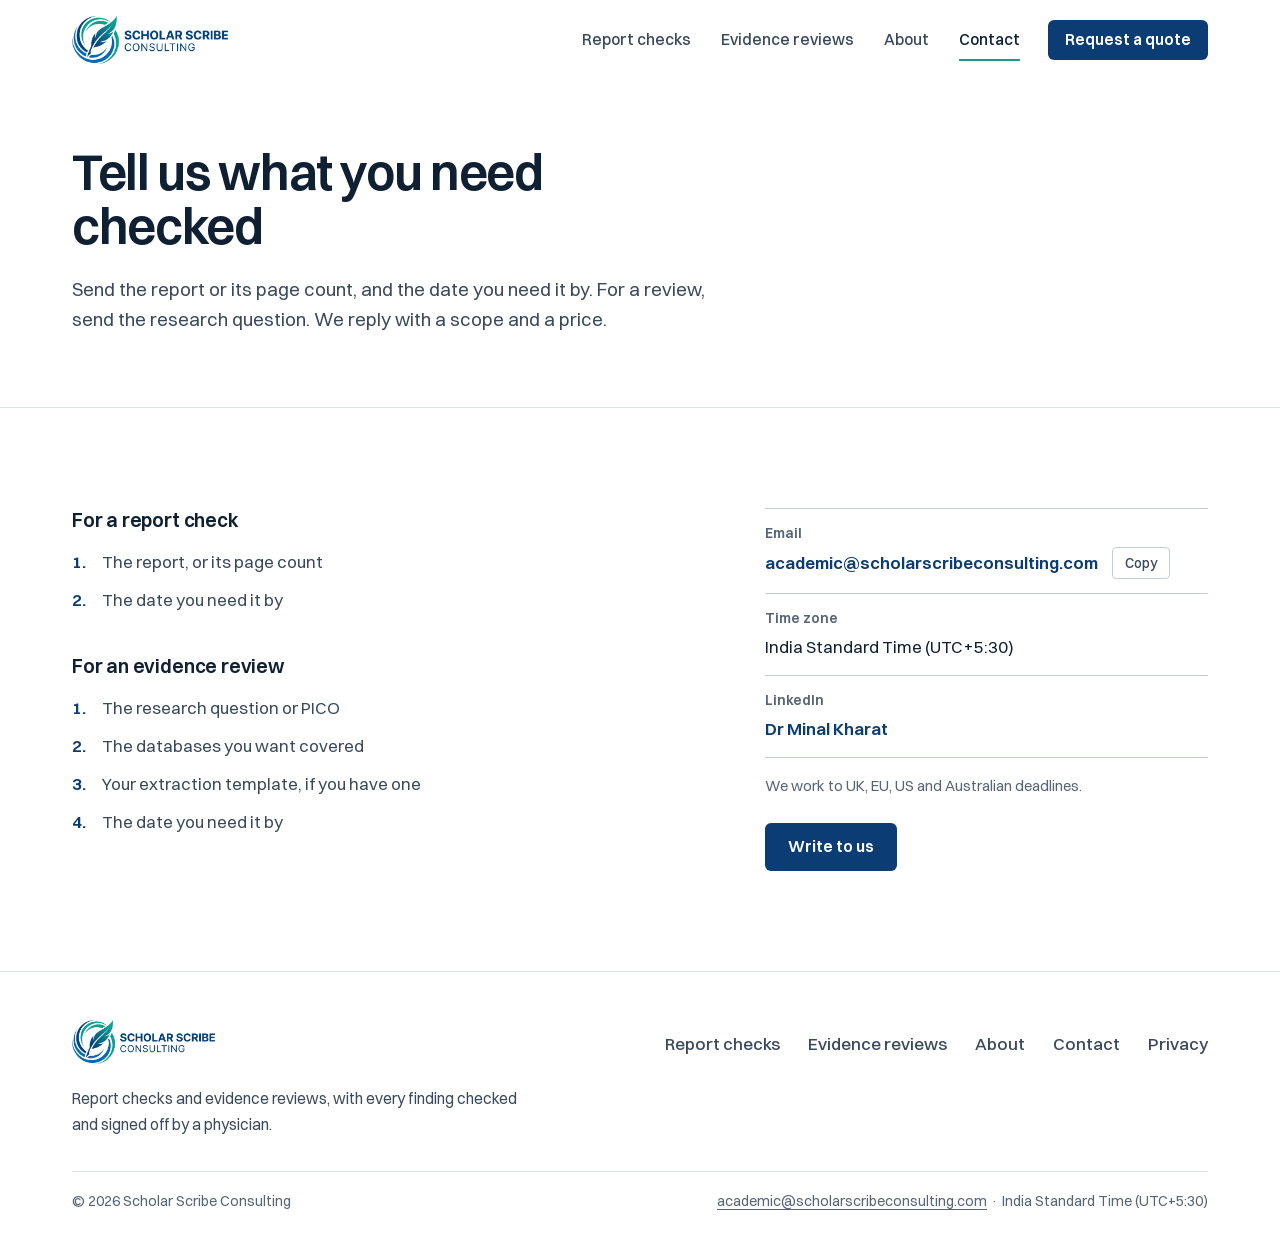
<file: contact/index.html>
<!doctype html>
<html lang="en-GB">
<head>
<meta charset="utf-8">
<meta name="viewport" content="width=device-width, initial-scale=1">
<title>Contact | Scholar Scribe Consulting</title>
<meta name="description" content="Send the report or its page count, and the date you need it by. We reply with a scope and a price.">
<link rel="canonical" href="https://scholarscribeconsulting.com/contact/">
<link rel="icon" type="image/png" href="/favicon.png">
<link rel="apple-touch-icon" href="/apple-touch-icon.png">
<meta property="og:type" content="website">
<meta property="og:site_name" content="Scholar Scribe Consulting">
<meta property="og:url" content="https://scholarscribeconsulting.com/contact/">
<meta property="og:title" content="Contact | Scholar Scribe Consulting">
<meta property="og:description" content="Send the report or its page count, and the date you need it by. We reply with a scope and a price.">
<meta property="og:image" content="https://scholarscribeconsulting.com/preview.jpg">
<meta name="twitter:card" content="summary_large_image">
<meta name="theme-color" content="#ffffff">
<link rel="preload" href="/assets/fonts/switzer-600.woff2" as="font" type="font/woff2" crossorigin>
<link rel="preload" href="/assets/fonts/switzer-400.woff2" as="font" type="font/woff2" crossorigin>
<link rel="stylesheet" href="/assets/css/site.css">
<script>(function(){var h=document.documentElement;h.classList.add('js');setTimeout(function(){if(!window.__ssReady)h.classList.add('reveal-all');},3000);})();</script>
<script src="/assets/vendor/gsap.min.js" defer></script>
<script src="/assets/vendor/SplitText.min.js" defer></script>
<script src="/assets/js/site.js" defer></script>
</head>
<body>
<a class="skip-link" href="#main">Skip to content</a>
<header class="site-header">
  <nav class="nav" aria-label="Main">
    <a class="nav__logo" href="/" aria-label="Scholar Scribe Consulting, home"><img src="/assets/img/lockup.png" alt="Scholar Scribe Consulting" width="781" height="240"></a>
    <div class="nav__links">
      <a href="/report-checks/">Report checks</a>
      <a href="/evidence-reviews/">Evidence reviews</a>
      <a href="/about/">About</a>
      <a href="/contact/" aria-current="page">Contact</a>
    </div>
    <a class="btn btn--primary btn--sm nav__cta" href="/contact/">Request a quote</a>
    <button class="nav__burger" type="button" aria-label="Open menu" aria-expanded="false" aria-controls="menu"><span></span></button>
  </nav>
  <div class="menu" id="menu" aria-hidden="true">
    <a href="/">Home</a>
    <a href="/report-checks/">Report checks</a>
    <a href="/evidence-reviews/">Evidence reviews</a>
    <a href="/about/">About</a>
    <a href="/contact/" aria-current="page">Contact</a>
    <a class="btn btn--primary" href="/contact/">Request a quote</a>
  </div>
</header>

<main id="main">
  <section class="page-head">
    <div class="container">
      <h1 class="h1 pre" data-split>Tell us what you need checked</h1>
      <p class="lead pre">Send the report or its page count, and the date you need it by. For a review, send the research question. We reply with a scope and a price.</p>
    </div>
  </section>

  <section class="section">
    <div class="container contact__grid">
      <div>
        <div class="rv">
          <h2 class="h3">For a report check</h2>
          <ol class="plainlist" style="margin-top:14px"><li>The report, or its page count</li><li>The date you need it by</li></ol>
        </div>
        <div class="rv" style="margin-top:40px">
          <h2 class="h3">For an evidence review</h2>
          <ol class="plainlist" style="margin-top:14px"><li>The research question or PICO</li><li>The databases you want covered</li><li>Your extraction template, if you have one</li><li>The date you need it by</li></ol>
        </div>
      </div>
      <div class="rv">
        <div class="reach">
          <div class="reach__row"><small>Email</small><span class="reach__mail"><a href="mailto:academic@scholarscribeconsulting.com">academic@scholarscribeconsulting.com</a><button class="copy-btn" type="button" data-copy="academic@scholarscribeconsulting.com">Copy</button></span></div>
          <div class="reach__row"><small>Time zone</small><span>India Standard Time (UTC+5:30)</span></div>
          <div class="reach__row"><small>LinkedIn</small><a href="https://www.linkedin.com/in/minal-kharat-a1a877168" target="_blank" rel="noopener">Dr Minal Kharat</a></div>
        </div>
        <p class="fine" style="margin-top:16px">We work to UK, EU, US and Australian deadlines.</p>
        <p style="margin-top:26px"><a class="btn btn--primary" href="mailto:academic@scholarscribeconsulting.com">Write to us</a></p>
      </div>
    </div>
  </section>
</main>

<footer class="footer">
  <div class="container">
    <div class="footer__top">
      <div>
        <a class="footer__logo" href="/" aria-label="Scholar Scribe Consulting, home"><img src="/assets/img/lockup.png" alt="Scholar Scribe Consulting" width="781" height="240"></a>
        <p class="footer__line">Report checks and evidence reviews, with every finding checked and signed off by a physician.</p>
      </div>
      <ul class="footer__links">
        <li><a href="/report-checks/">Report checks</a></li>
        <li><a href="/evidence-reviews/">Evidence reviews</a></li>
        <li><a href="/about/">About</a></li>
        <li><a href="/contact/">Contact</a></li>
        <li><a href="/privacy/">Privacy</a></li>
      </ul>
    </div>
    <div class="footer__bottom">
      <span>&copy; 2026 Scholar Scribe Consulting</span>
      <span><a href="mailto:academic@scholarscribeconsulting.com">academic@scholarscribeconsulting.com</a> &middot; India Standard Time (UTC+5:30)</span>
    </div>
  </div>
</footer>

</body>
</html>
</file>
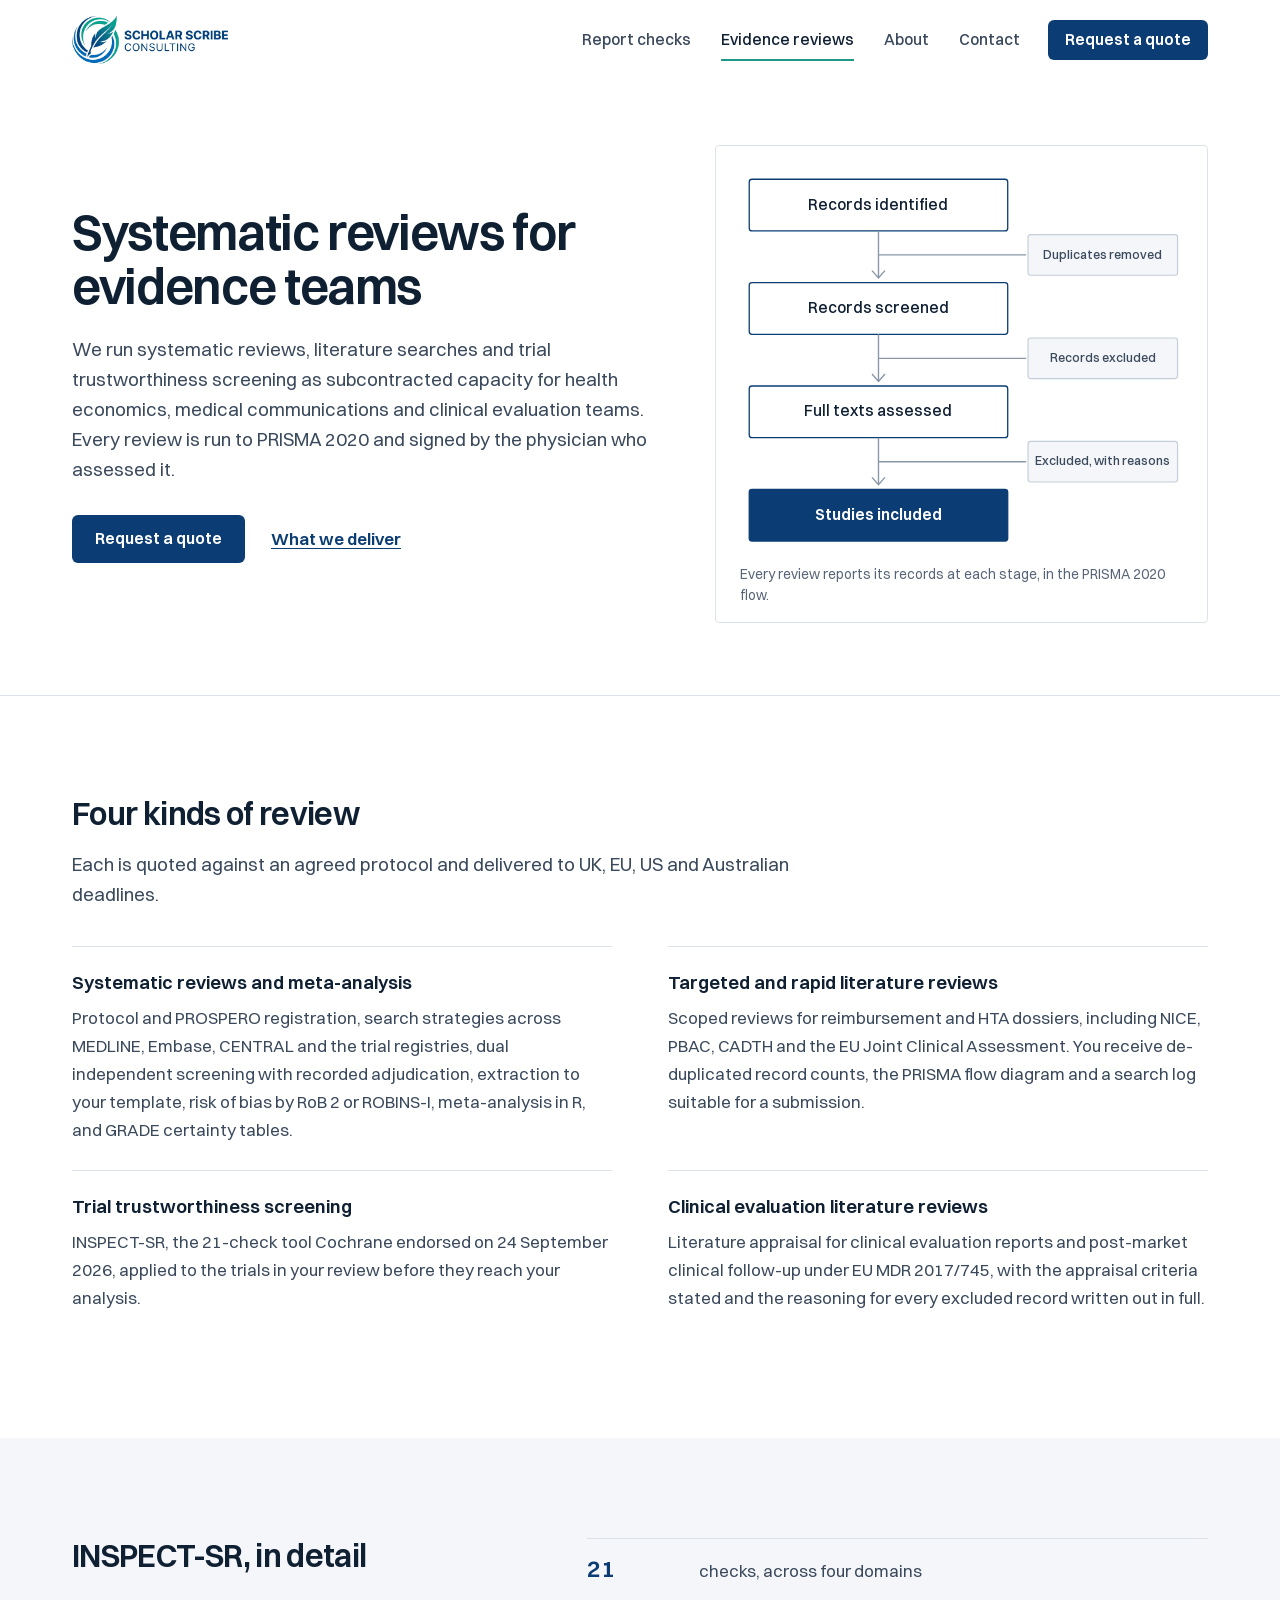
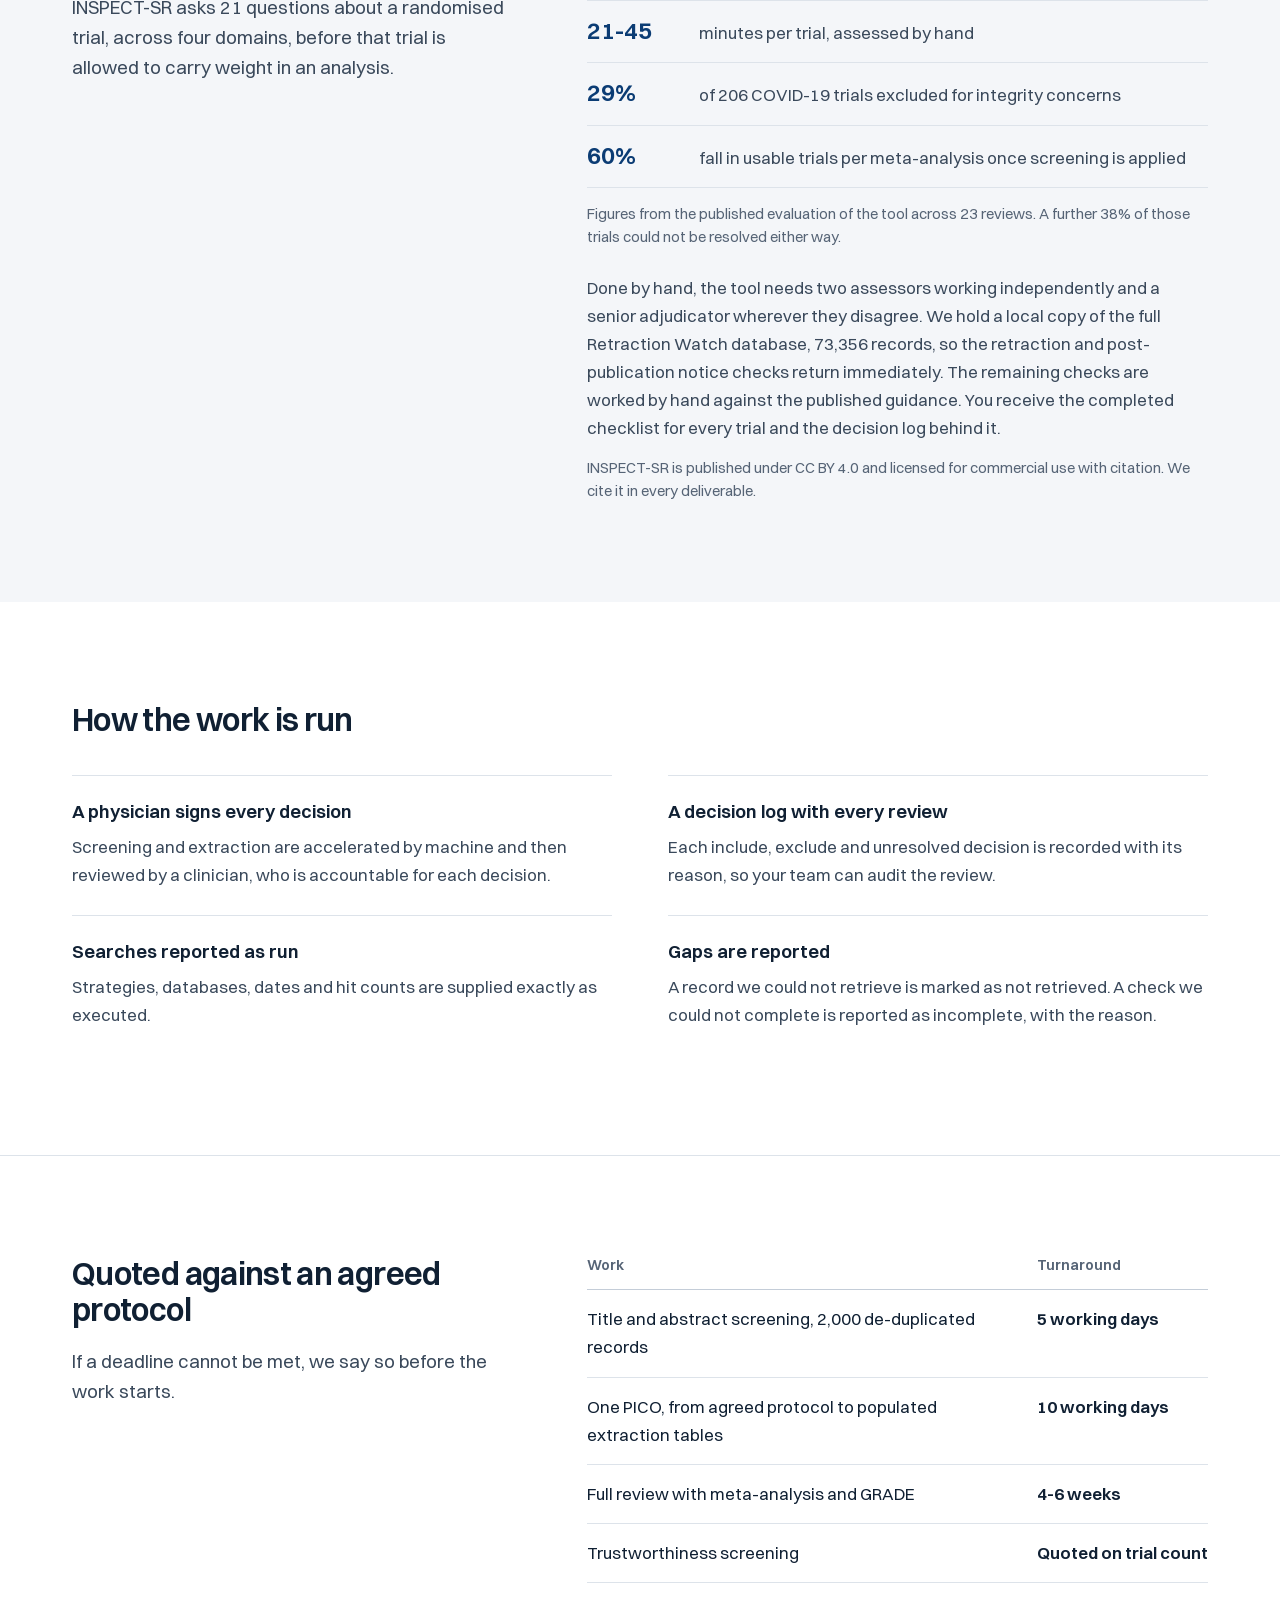
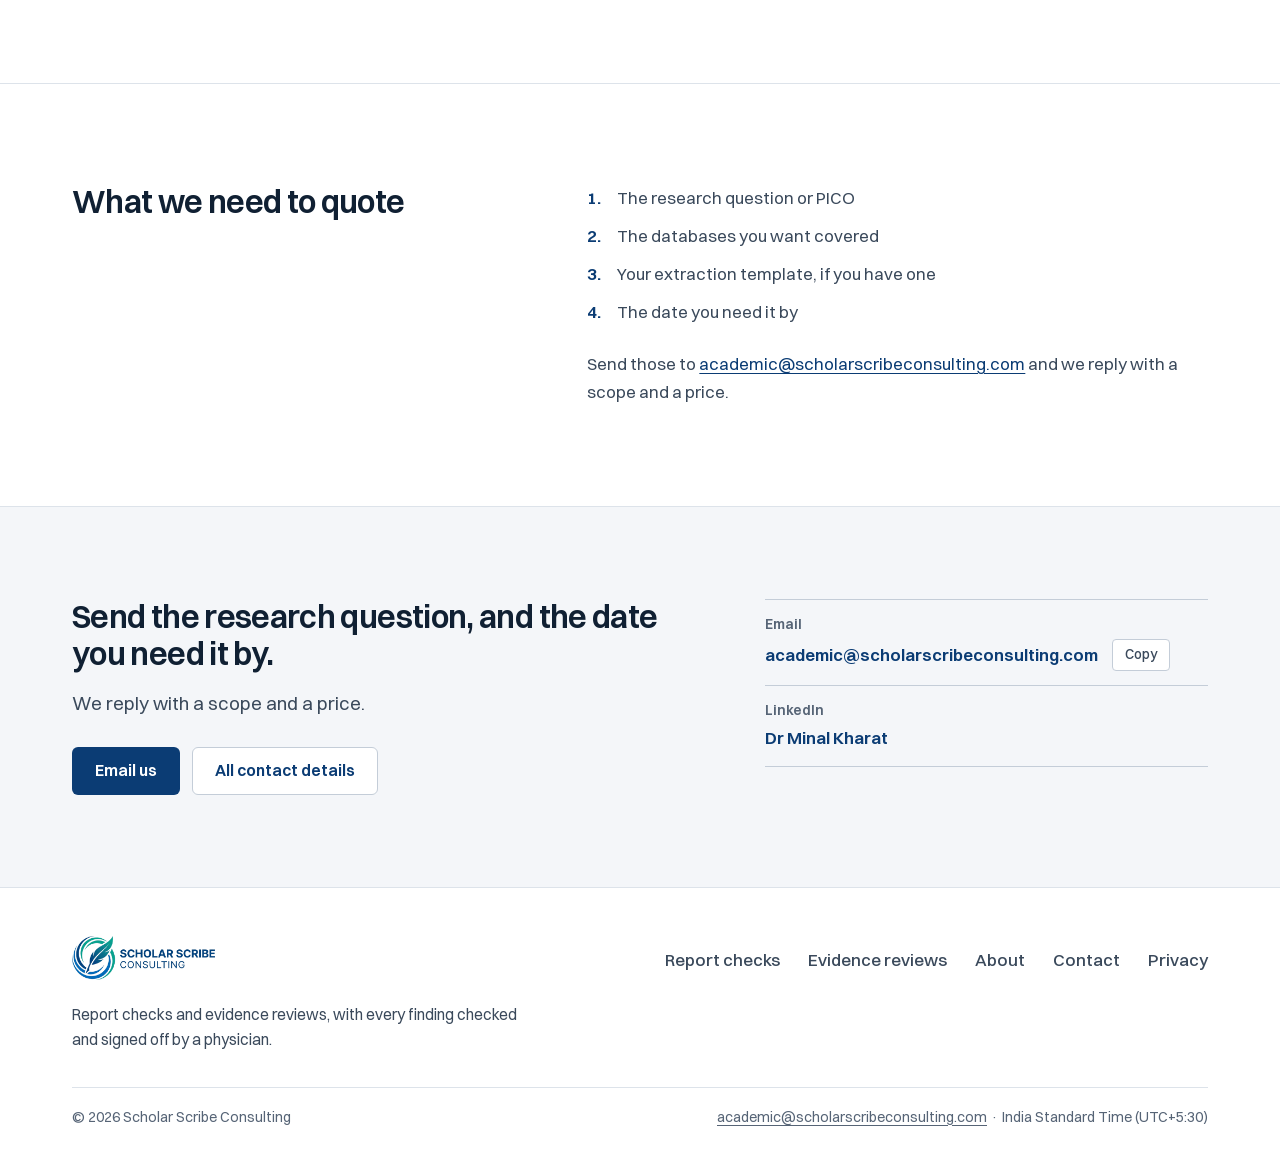
<file: evidence-reviews/index.html>
<!doctype html>
<html lang="en-GB">
<head>
<meta charset="utf-8">
<meta name="viewport" content="width=device-width, initial-scale=1">
<title>Evidence reviews | Scholar Scribe Consulting</title>
<meta name="description" content="Systematic reviews, targeted literature reviews and trial trustworthiness screening for health economics, medical communications and clinical evaluation teams.">
<link rel="canonical" href="https://scholarscribeconsulting.com/evidence-reviews/">
<link rel="icon" type="image/png" href="/favicon.png">
<link rel="apple-touch-icon" href="/apple-touch-icon.png">
<meta property="og:type" content="website">
<meta property="og:site_name" content="Scholar Scribe Consulting">
<meta property="og:url" content="https://scholarscribeconsulting.com/evidence-reviews/">
<meta property="og:title" content="Evidence reviews | Scholar Scribe Consulting">
<meta property="og:description" content="Systematic reviews, targeted literature reviews and trial trustworthiness screening for health economics, medical communications and clinical evaluation teams.">
<meta property="og:image" content="https://scholarscribeconsulting.com/preview.jpg">
<meta name="twitter:card" content="summary_large_image">
<meta name="theme-color" content="#ffffff">
<link rel="preload" href="/assets/fonts/switzer-600.woff2" as="font" type="font/woff2" crossorigin>
<link rel="preload" href="/assets/fonts/switzer-400.woff2" as="font" type="font/woff2" crossorigin>
<link rel="stylesheet" href="/assets/css/site.css">
<script>(function(){var h=document.documentElement;h.classList.add('js');setTimeout(function(){if(!window.__ssReady)h.classList.add('reveal-all');},3000);})();</script>
<script src="/assets/vendor/gsap.min.js" defer></script>
<script src="/assets/vendor/SplitText.min.js" defer></script>
<script src="/assets/js/site.js" defer></script>
</head>
<body>
<a class="skip-link" href="#main">Skip to content</a>
<header class="site-header">
  <nav class="nav" aria-label="Main">
    <a class="nav__logo" href="/" aria-label="Scholar Scribe Consulting, home"><img src="/assets/img/lockup.png" alt="Scholar Scribe Consulting" width="781" height="240"></a>
    <div class="nav__links">
      <a href="/report-checks/">Report checks</a>
      <a href="/evidence-reviews/" aria-current="page">Evidence reviews</a>
      <a href="/about/">About</a>
      <a href="/contact/">Contact</a>
    </div>
    <a class="btn btn--primary btn--sm nav__cta" href="/contact/">Request a quote</a>
    <button class="nav__burger" type="button" aria-label="Open menu" aria-expanded="false" aria-controls="menu"><span></span></button>
  </nav>
  <div class="menu" id="menu" aria-hidden="true">
    <a href="/">Home</a>
    <a href="/report-checks/">Report checks</a>
    <a href="/evidence-reviews/" aria-current="page">Evidence reviews</a>
    <a href="/about/">About</a>
    <a href="/contact/">Contact</a>
    <a class="btn btn--primary" href="/contact/">Request a quote</a>
  </div>
</header>

<main id="main">
  <section class="page-head">
    <div class="container page-head__grid">
      <div>
        <h1 class="h1 pre" data-split>Systematic reviews for evidence teams</h1>
        <p class="lead pre">We run systematic reviews, literature searches and trial trustworthiness screening as subcontracted capacity for health economics, medical communications and clinical evaluation teams. Every review is run to PRISMA 2020 and signed by the physician who assessed it.</p>
        <div class="page-head__actions pre">
          <a class="btn btn--primary" href="/contact/">Request a quote</a>
          <a class="textlink" href="#services">What we deliver</a>
        </div>
      </div>
      <figure class="page-head__fig figure flow pre">
        <svg viewBox="0 0 480 412" role="img" aria-label="PRISMA flow: records identified, records screened, full texts assessed, studies included">
          <rect class="box" x="10" y="10" width="280" height="56" rx="3"/><text x="150" y="43" text-anchor="middle">Records identified</text>
          <path class="arrow" d="M150 66V116M143 109l7 8 7-8"/>
          <path class="arrow" d="M150 92H310"/>
          <rect class="side" x="312" y="70" width="162" height="44" rx="3"/><text class="side-t" x="393" y="96" text-anchor="middle">Duplicates removed</text>
          <rect class="box" x="10" y="122" width="280" height="56" rx="3"/><text x="150" y="155" text-anchor="middle">Records screened</text>
          <path class="arrow" d="M150 178V228M143 221l7 8 7-8"/>
          <path class="arrow" d="M150 204H310"/>
          <rect class="side" x="312" y="182" width="162" height="44" rx="3"/><text class="side-t" x="393" y="208" text-anchor="middle">Records excluded</text>
          <rect class="box" x="10" y="234" width="280" height="56" rx="3"/><text x="150" y="267" text-anchor="middle">Full texts assessed</text>
          <path class="arrow" d="M150 290V340M143 333l7 8 7-8"/>
          <path class="arrow" d="M150 316H310"/>
          <rect class="side" x="312" y="294" width="162" height="44" rx="3"/><text class="side-t" x="393" y="320" text-anchor="middle">Excluded, with reasons</text>
          <rect class="box box--end" x="10" y="346" width="280" height="56" rx="3"/><text class="t-end" x="150" y="379" text-anchor="middle">Studies included</text>
        </svg>
        <figcaption class="caption">Every review reports its records at each stage, in the PRISMA 2020 flow.</figcaption>
      </figure>
    </div>
  </section>

  <section class="section" id="services">
    <div class="container">
      <h2 class="h2 rv">Four kinds of review</h2>
      <p class="lead section__lead rv">Each is quoted against an agreed protocol and delivered to UK, EU, US and Australian deadlines.</p>
      <div class="cols2">
        <div class="col rv"><h3>Systematic reviews and meta-analysis</h3><p>Protocol and PROSPERO registration, search strategies across MEDLINE, Embase, CENTRAL and the trial registries, dual independent screening with recorded adjudication, extraction to your template, risk of bias by RoB 2 or ROBINS-I, meta-analysis in R, and GRADE certainty tables.</p></div>
        <div class="col rv"><h3>Targeted and rapid literature reviews</h3><p>Scoped reviews for reimbursement and HTA dossiers, including NICE, PBAC, CADTH and the EU Joint Clinical Assessment. You receive de-duplicated record counts, the PRISMA flow diagram and a search log suitable for a submission.</p></div>
        <div class="col rv"><h3>Trial trustworthiness screening</h3><p>INSPECT-SR, the 21-check tool Cochrane endorsed on 24 September 2026, applied to the trials in your review before they reach your analysis.</p></div>
        <div class="col rv"><h3>Clinical evaluation literature reviews</h3><p>Literature appraisal for clinical evaluation reports and post-market clinical follow-up under EU MDR 2017/745, with the appraisal criteria stated and the reasoning for every excluded record written out in full.</p></div>
      </div>
    </div>
  </section>

  <section class="section section--wash">
    <div class="container split">
      <div class="split__head sticky">
        <h2 class="h2 rv">INSPECT-SR, in detail</h2>
        <p class="lead rv">INSPECT-SR asks 21 questions about a randomised trial, across four domains, before that trial is allowed to carry weight in an analysis.</p>
      </div>
      <div>
        <table class="numbers rv">
          <tbody>
            <tr><td>21</td><td>checks, across four domains</td></tr>
            <tr><td>21-45</td><td>minutes per trial, assessed by hand</td></tr>
            <tr><td>29%</td><td>of 206 COVID-19 trials excluded for integrity concerns</td></tr>
            <tr><td>60%</td><td>fall in usable trials per meta-analysis once screening is applied</td></tr>
          </tbody>
        </table>
        <p class="fine rv" style="margin-top:14px">Figures from the published evaluation of the tool across 23 reviews. A further 38% of those trials could not be resolved either way.</p>
        <p class="muted rv" style="margin-top:26px">Done by hand, the tool needs two assessors working independently and a senior adjudicator wherever they disagree. We hold a local copy of the full Retraction Watch database, 73,356 records, so the retraction and post-publication notice checks return immediately. The remaining checks are worked by hand against the published guidance. You receive the completed checklist for every trial and the decision log behind it.</p>
        <p class="fine rv" style="margin-top:14px">INSPECT-SR is published under CC BY 4.0 and licensed for commercial use with citation. We cite it in every deliverable.</p>
      </div>
    </div>
  </section>

  <section class="section">
    <div class="container">
      <h2 class="h2 rv">How the work is run</h2>
      <div class="cols2">
        <div class="col rv"><h3>A physician signs every decision</h3><p>Screening and extraction are accelerated by machine and then reviewed by a clinician, who is accountable for each decision.</p></div>
        <div class="col rv"><h3>A decision log with every review</h3><p>Each include, exclude and unresolved decision is recorded with its reason, so your team can audit the review.</p></div>
        <div class="col rv"><h3>Searches reported as run</h3><p>Strategies, databases, dates and hit counts are supplied exactly as executed.</p></div>
        <div class="col rv"><h3>Gaps are reported</h3><p>A record we could not retrieve is marked as not retrieved. A check we could not complete is reported as incomplete, with the reason.</p></div>
      </div>
    </div>
  </section>

  <section class="section section--rule">
    <div class="container split">
      <div class="split__head">
        <h2 class="h2 rv">Quoted against an agreed protocol</h2>
        <p class="lead rv">If a deadline cannot be met, we say so before the work starts.</p>
      </div>
      <div class="rv">
        <table class="terms">
          <thead><tr><th scope="col">Work</th><th scope="col">Turnaround</th></tr></thead>
          <tbody>
            <tr><td>Title and abstract screening, 2,000 de-duplicated records</td><td>5 working days</td></tr>
            <tr><td>One PICO, from agreed protocol to populated extraction tables</td><td>10 working days</td></tr>
            <tr><td>Full review with meta-analysis and GRADE</td><td>4-6 weeks</td></tr>
            <tr><td>Trustworthiness screening</td><td>Quoted on trial count</td></tr>
          </tbody>
        </table>
      </div>
    </div>
  </section>

  <section class="section section--rule">
    <div class="container split">
      <div class="split__head">
        <h2 class="h2 rv">What we need to quote</h2>
      </div>
      <div class="rv">
        <ol class="plainlist" style="margin-top:0">
          <li>The research question or PICO</li>
          <li>The databases you want covered</li>
          <li>Your extraction template, if you have one</li>
          <li>The date you need it by</li>
        </ol>
        <p class="muted" style="margin-top:24px">Send those to <a href="mailto:academic@scholarscribeconsulting.com">academic@scholarscribeconsulting.com</a> and we reply with a scope and a price.</p>
      </div>
    </div>
  </section>


  <section class="contact">
    <div class="container contact__grid">
      <div>
        <h2 class="h2 rv">Send the research question, and the date you need it by.</h2>
        <p class="lead rv">We reply with a scope and a price.</p>
        <div class="contact__actions rv"><a class="btn btn--primary" href="mailto:academic@scholarscribeconsulting.com">Email us</a><a class="btn btn--plain" href="/contact/">All contact details</a></div>
      </div>
      <div class="reach rv">
        <div class="reach__row"><small>Email</small><span class="reach__mail"><a href="mailto:academic@scholarscribeconsulting.com">academic@scholarscribeconsulting.com</a><button class="copy-btn" type="button" data-copy="academic@scholarscribeconsulting.com">Copy</button></span></div>
        <div class="reach__row"><small>LinkedIn</small><a href="https://www.linkedin.com/in/minal-kharat-a1a877168" target="_blank" rel="noopener">Dr Minal Kharat</a></div>
      </div>
    </div>
  </section>

</main>

<footer class="footer">
  <div class="container">
    <div class="footer__top">
      <div>
        <a class="footer__logo" href="/" aria-label="Scholar Scribe Consulting, home"><img src="/assets/img/lockup.png" alt="Scholar Scribe Consulting" width="781" height="240"></a>
        <p class="footer__line">Report checks and evidence reviews, with every finding checked and signed off by a physician.</p>
      </div>
      <ul class="footer__links">
        <li><a href="/report-checks/">Report checks</a></li>
        <li><a href="/evidence-reviews/">Evidence reviews</a></li>
        <li><a href="/about/">About</a></li>
        <li><a href="/contact/">Contact</a></li>
        <li><a href="/privacy/">Privacy</a></li>
      </ul>
    </div>
    <div class="footer__bottom">
      <span>&copy; 2026 Scholar Scribe Consulting</span>
      <span><a href="mailto:academic@scholarscribeconsulting.com">academic@scholarscribeconsulting.com</a> &middot; India Standard Time (UTC+5:30)</span>
    </div>
  </div>
</footer>

</body>
</html>
</file>
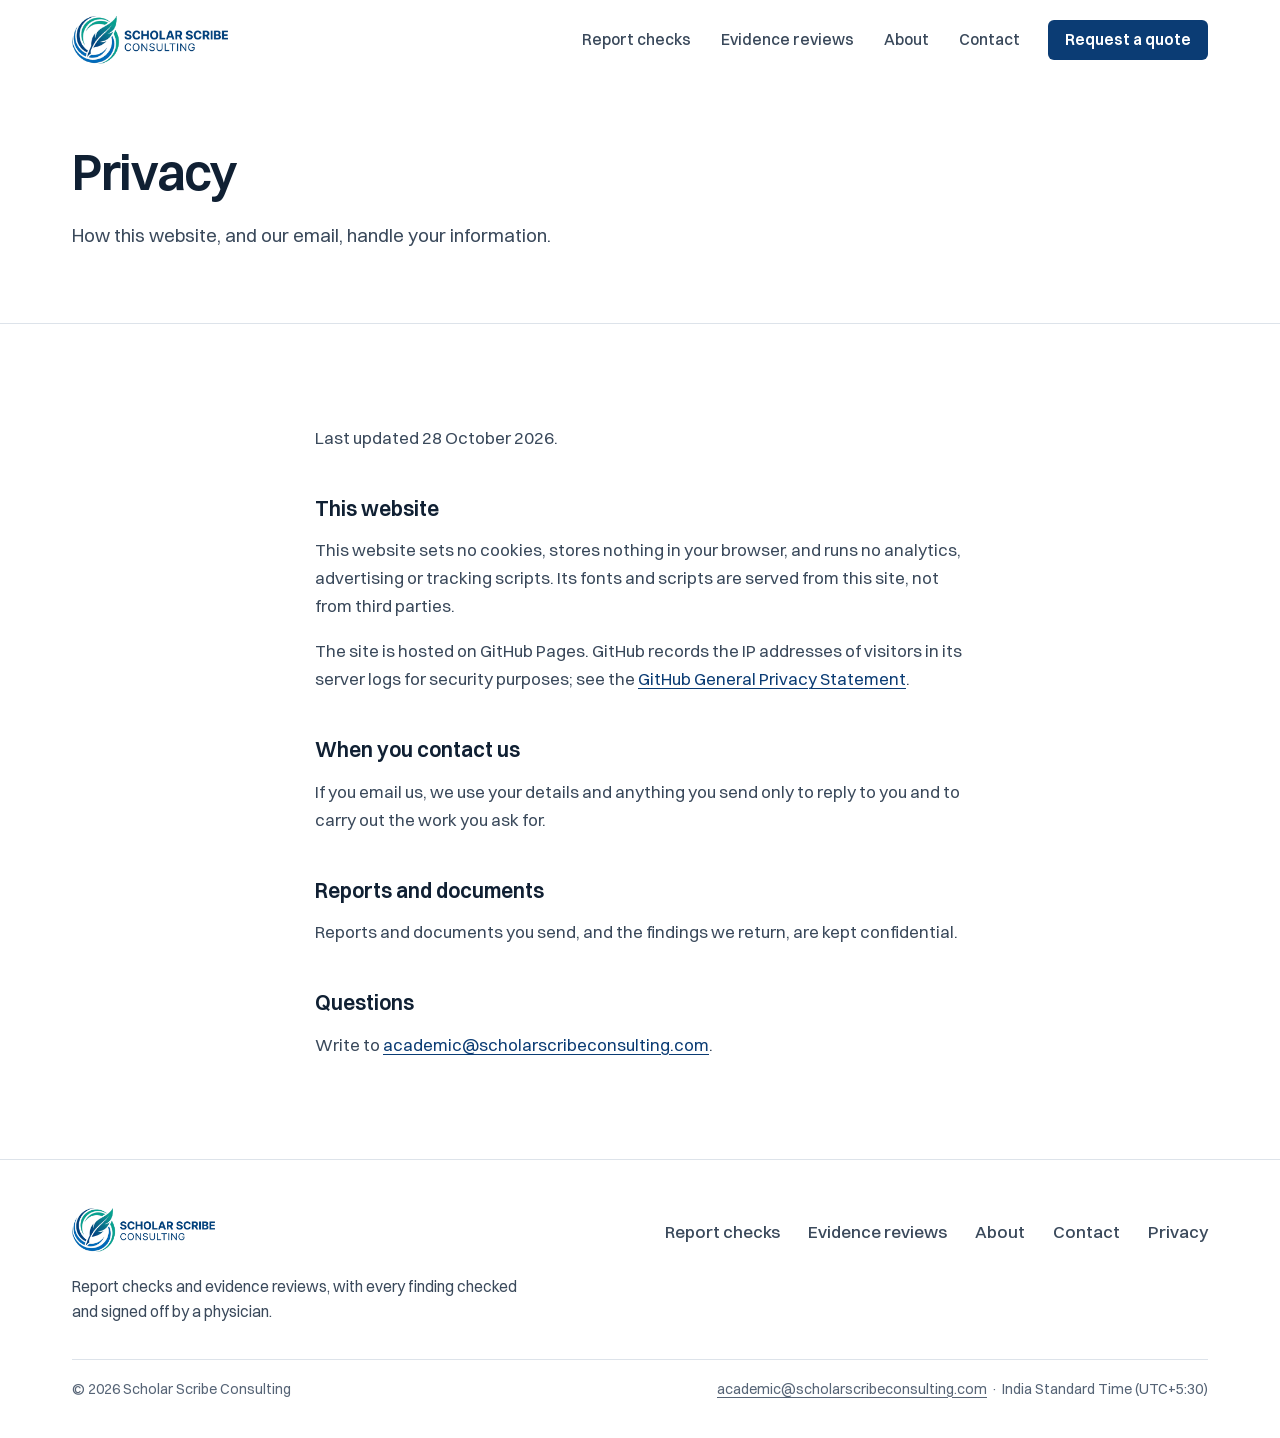
<file: privacy/index.html>
<!doctype html>
<html lang="en-GB">
<head>
<meta charset="utf-8">
<meta name="viewport" content="width=device-width, initial-scale=1">
<title>Privacy | Scholar Scribe Consulting</title>
<meta name="description" content="How the Scholar Scribe Consulting website and email handle your information.">
<link rel="canonical" href="https://scholarscribeconsulting.com/privacy/">
<link rel="icon" type="image/png" href="/favicon.png">
<link rel="apple-touch-icon" href="/apple-touch-icon.png">
<meta property="og:type" content="website">
<meta property="og:site_name" content="Scholar Scribe Consulting">
<meta property="og:url" content="https://scholarscribeconsulting.com/privacy/">
<meta property="og:title" content="Privacy | Scholar Scribe Consulting">
<meta property="og:description" content="How the Scholar Scribe Consulting website and email handle your information.">
<meta property="og:image" content="https://scholarscribeconsulting.com/preview.jpg">
<meta name="twitter:card" content="summary_large_image">
<meta name="theme-color" content="#ffffff">
<link rel="preload" href="/assets/fonts/switzer-600.woff2" as="font" type="font/woff2" crossorigin>
<link rel="preload" href="/assets/fonts/switzer-400.woff2" as="font" type="font/woff2" crossorigin>
<link rel="stylesheet" href="/assets/css/site.css">
<script>(function(){var h=document.documentElement;h.classList.add('js');setTimeout(function(){if(!window.__ssReady)h.classList.add('reveal-all');},3000);})();</script>
<script src="/assets/vendor/gsap.min.js" defer></script>
<script src="/assets/vendor/SplitText.min.js" defer></script>
<script src="/assets/js/site.js" defer></script>
</head>
<body>
<a class="skip-link" href="#main">Skip to content</a>
<header class="site-header">
  <nav class="nav" aria-label="Main">
    <a class="nav__logo" href="/" aria-label="Scholar Scribe Consulting, home"><img src="/assets/img/lockup.png" alt="Scholar Scribe Consulting" width="781" height="240"></a>
    <div class="nav__links">
      <a href="/report-checks/">Report checks</a>
      <a href="/evidence-reviews/">Evidence reviews</a>
      <a href="/about/">About</a>
      <a href="/contact/">Contact</a>
    </div>
    <a class="btn btn--primary btn--sm nav__cta" href="/contact/">Request a quote</a>
    <button class="nav__burger" type="button" aria-label="Open menu" aria-expanded="false" aria-controls="menu"><span></span></button>
  </nav>
  <div class="menu" id="menu" aria-hidden="true">
    <a href="/">Home</a>
    <a href="/report-checks/">Report checks</a>
    <a href="/evidence-reviews/">Evidence reviews</a>
    <a href="/about/">About</a>
    <a href="/contact/">Contact</a>
    <a class="btn btn--primary" href="/contact/">Request a quote</a>
  </div>
</header>

<main id="main">
  <section class="page-head">
    <div class="container">
      <h1 class="h1 pre" data-split>Privacy</h1>
      <p class="lead pre">How this website, and our email, handle your information.</p>
    </div>
  </section>

  <section class="section">
    <div class="container prose">
      <p>Last updated 28 October 2026.</p>
      <h2>This website</h2>
      <p>This website sets no cookies, stores nothing in your browser, and runs no analytics, advertising or tracking scripts. Its fonts and scripts are served from this site, not from third parties.</p>
      <p>The site is hosted on GitHub Pages. GitHub records the IP addresses of visitors in its server logs for security purposes; see the <a href="https://docs.github.com/en/site-policy/privacy-policies/github-general-privacy-statement" target="_blank" rel="noopener">GitHub General Privacy Statement</a>.</p>
      <h2>When you contact us</h2>
      <p>If you email us, we use your details and anything you send only to reply to you and to carry out the work you ask for.</p>
      <h2>Reports and documents</h2>
      <p>Reports and documents you send, and the findings we return, are kept confidential.</p>
      <h2>Questions</h2>
      <p>Write to <a href="mailto:academic@scholarscribeconsulting.com">academic@scholarscribeconsulting.com</a>.</p>
    </div>
  </section>
</main>

<footer class="footer">
  <div class="container">
    <div class="footer__top">
      <div>
        <a class="footer__logo" href="/" aria-label="Scholar Scribe Consulting, home"><img src="/assets/img/lockup.png" alt="Scholar Scribe Consulting" width="781" height="240"></a>
        <p class="footer__line">Report checks and evidence reviews, with every finding checked and signed off by a physician.</p>
      </div>
      <ul class="footer__links">
        <li><a href="/report-checks/">Report checks</a></li>
        <li><a href="/evidence-reviews/">Evidence reviews</a></li>
        <li><a href="/about/">About</a></li>
        <li><a href="/contact/">Contact</a></li>
        <li><a href="/privacy/">Privacy</a></li>
      </ul>
    </div>
    <div class="footer__bottom">
      <span>&copy; 2026 Scholar Scribe Consulting</span>
      <span><a href="mailto:academic@scholarscribeconsulting.com">academic@scholarscribeconsulting.com</a> &middot; India Standard Time (UTC+5:30)</span>
    </div>
  </div>
</footer>

</body>
</html>
</file>
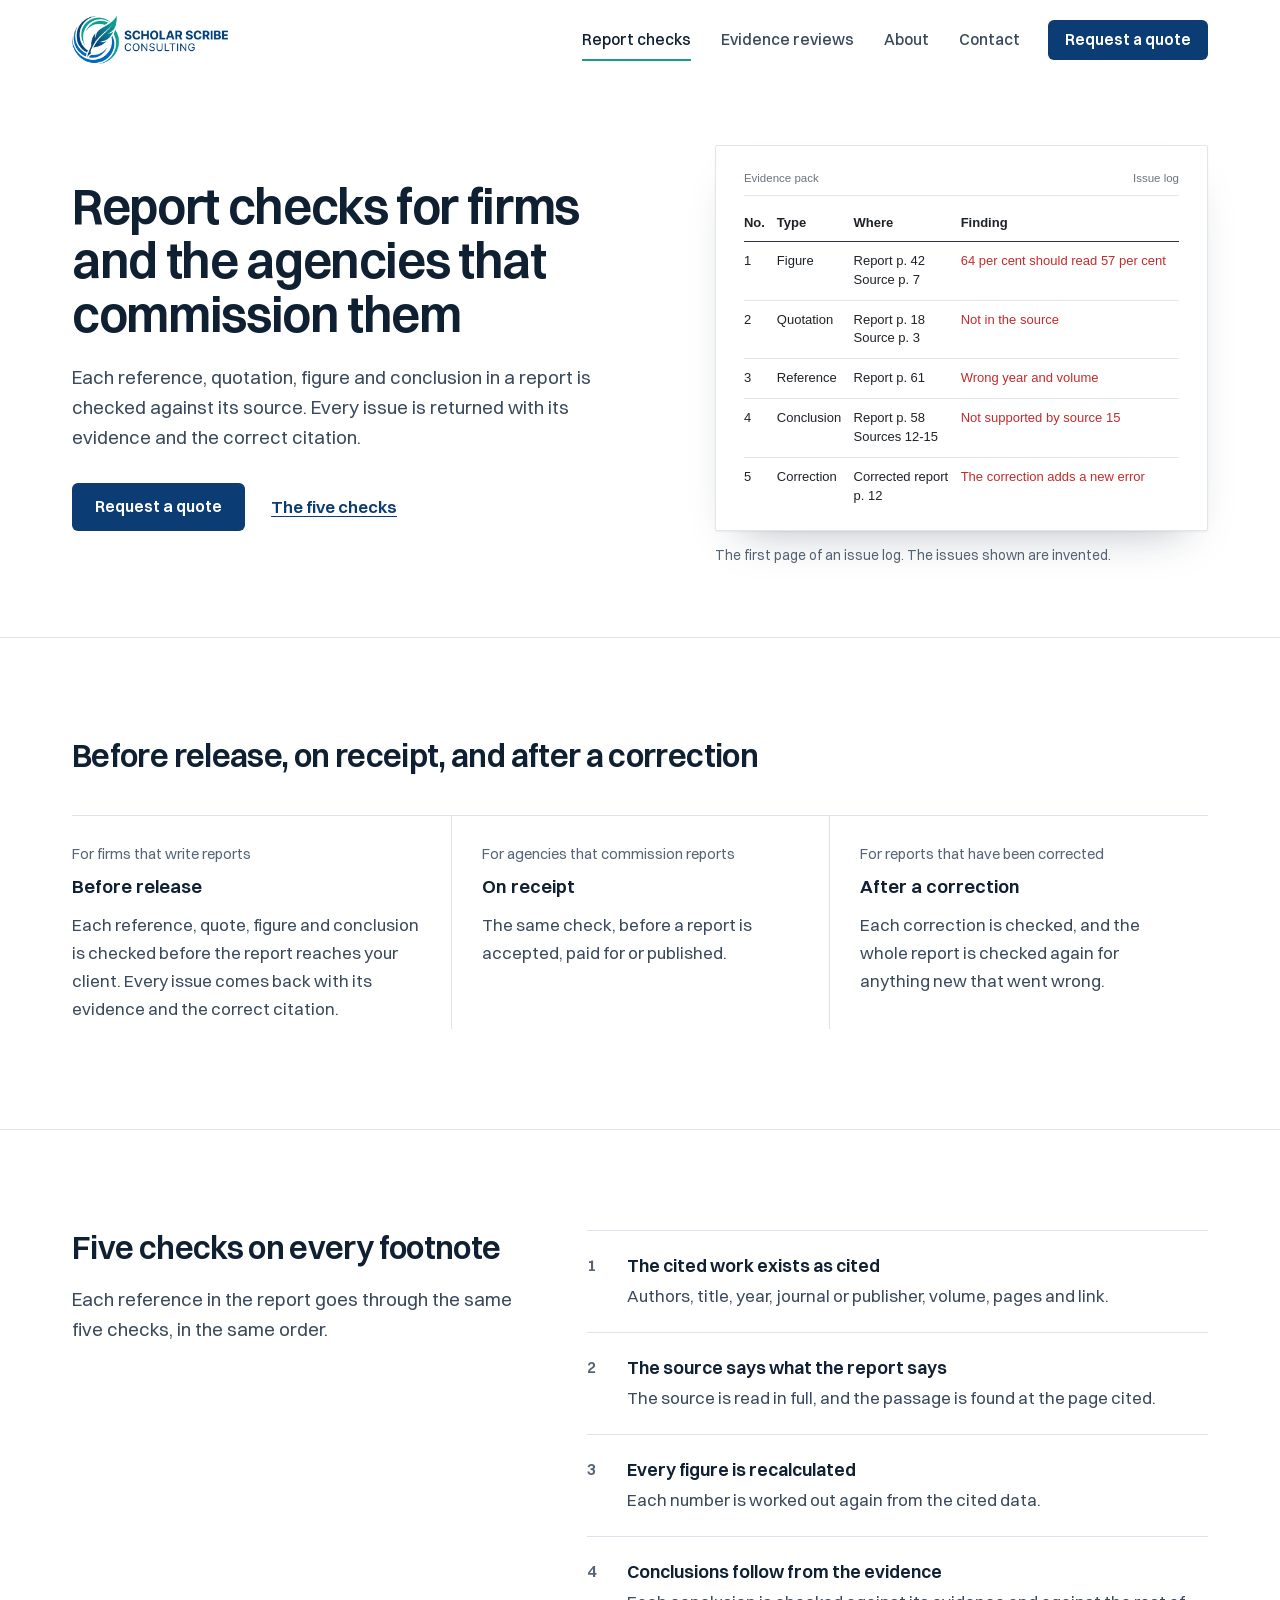
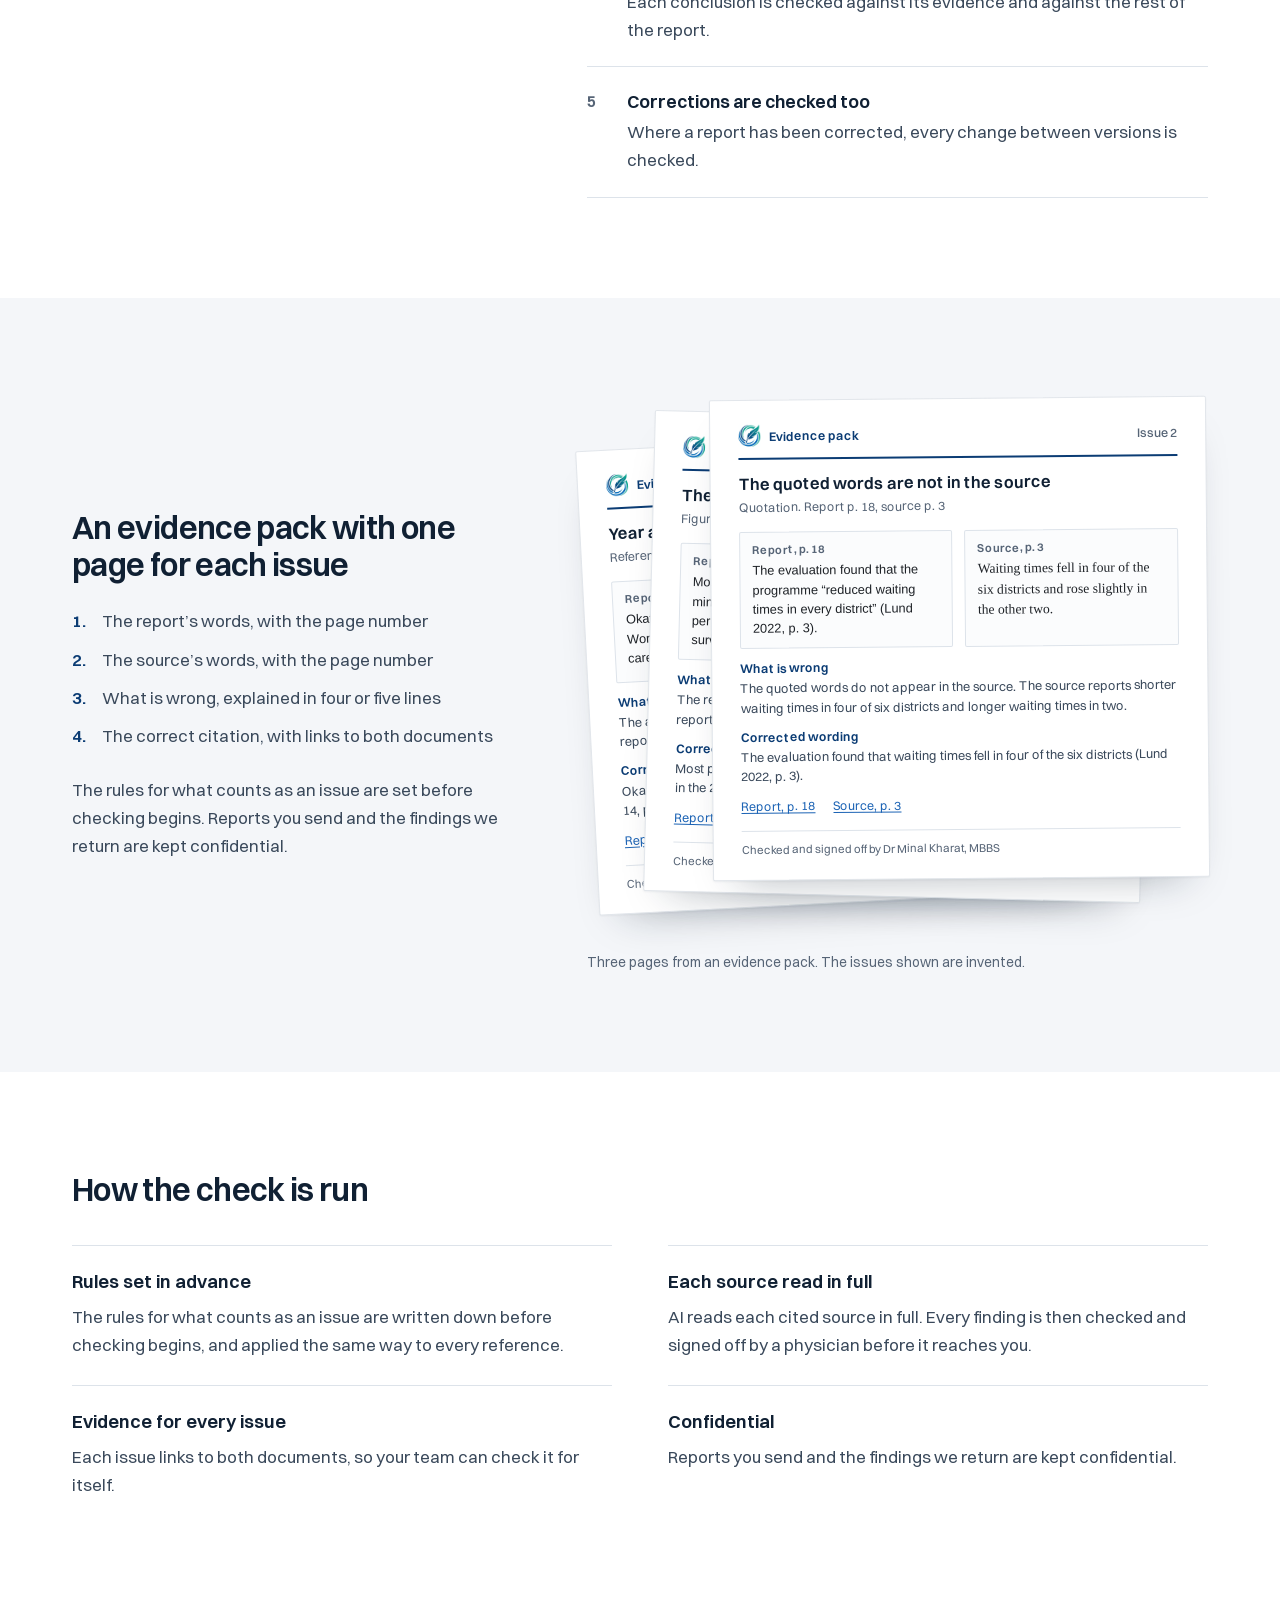
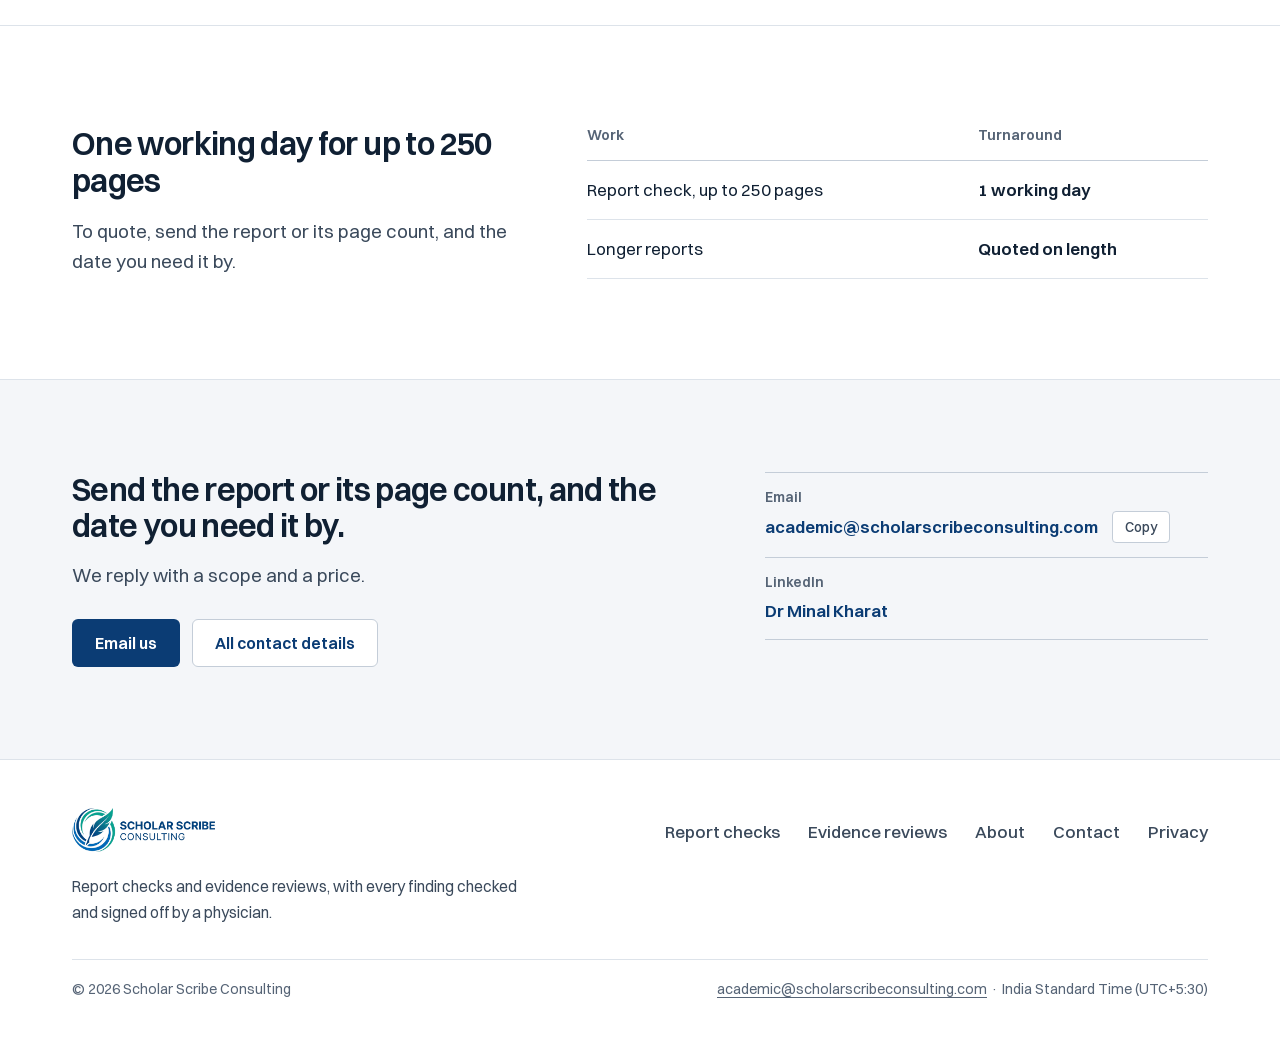
<file: report-checks/index.html>
<!doctype html>
<html lang="en-GB">
<head>
<meta charset="utf-8">
<meta name="viewport" content="width=device-width, initial-scale=1">
<title>Report checks | Scholar Scribe Consulting</title>
<meta name="description" content="Each reference, quotation, figure and conclusion in a report checked against its source, with every issue returned with its evidence and the correct citation.">
<link rel="canonical" href="https://scholarscribeconsulting.com/report-checks/">
<link rel="icon" type="image/png" href="/favicon.png">
<link rel="apple-touch-icon" href="/apple-touch-icon.png">
<meta property="og:type" content="website">
<meta property="og:site_name" content="Scholar Scribe Consulting">
<meta property="og:url" content="https://scholarscribeconsulting.com/report-checks/">
<meta property="og:title" content="Report checks | Scholar Scribe Consulting">
<meta property="og:description" content="Each reference, quotation, figure and conclusion in a report checked against its source, with every issue returned with its evidence and the correct citation.">
<meta property="og:image" content="https://scholarscribeconsulting.com/preview.jpg">
<meta name="twitter:card" content="summary_large_image">
<meta name="theme-color" content="#ffffff">
<link rel="preload" href="/assets/fonts/switzer-600.woff2" as="font" type="font/woff2" crossorigin>
<link rel="preload" href="/assets/fonts/switzer-400.woff2" as="font" type="font/woff2" crossorigin>
<link rel="stylesheet" href="/assets/css/site.css">
<script>(function(){var h=document.documentElement;h.classList.add('js');setTimeout(function(){if(!window.__ssReady)h.classList.add('reveal-all');},3000);})();</script>
<script src="/assets/vendor/gsap.min.js" defer></script>
<script src="/assets/vendor/SplitText.min.js" defer></script>
<script src="/assets/js/site.js" defer></script>
</head>
<body>
<a class="skip-link" href="#main">Skip to content</a>
<header class="site-header">
  <nav class="nav" aria-label="Main">
    <a class="nav__logo" href="/" aria-label="Scholar Scribe Consulting, home"><img src="/assets/img/lockup.png" alt="Scholar Scribe Consulting" width="781" height="240"></a>
    <div class="nav__links">
      <a href="/report-checks/" aria-current="page">Report checks</a>
      <a href="/evidence-reviews/">Evidence reviews</a>
      <a href="/about/">About</a>
      <a href="/contact/">Contact</a>
    </div>
    <a class="btn btn--primary btn--sm nav__cta" href="/contact/">Request a quote</a>
    <button class="nav__burger" type="button" aria-label="Open menu" aria-expanded="false" aria-controls="menu"><span></span></button>
  </nav>
  <div class="menu" id="menu" aria-hidden="true">
    <a href="/">Home</a>
    <a href="/report-checks/" aria-current="page">Report checks</a>
    <a href="/evidence-reviews/">Evidence reviews</a>
    <a href="/about/">About</a>
    <a href="/contact/">Contact</a>
    <a class="btn btn--primary" href="/contact/">Request a quote</a>
  </div>
</header>

<main id="main">
  <section class="page-head">
    <div class="container page-head__grid">
      <div>
        <h1 class="h1 pre" data-split>Report checks for firms and the agencies that commission them</h1>
        <p class="lead pre">Each reference, quotation, figure and conclusion in a report is checked against its source. Every issue is returned with its evidence and the correct citation.</p>
        <div class="page-head__actions pre">
          <a class="btn btn--primary" href="/contact/">Request a quote</a>
          <a class="textlink" href="#checks">The five checks</a>
        </div>
      </div>
      <figure class="page-head__fig pre">
        <div class="sheet sheet--log">
          <div class="sheet__head"><span>Evidence pack</span><span>Issue log</span></div>
          <table>
            <thead><tr><th scope="col">No.</th><th scope="col">Type</th><th scope="col">Where</th><th scope="col">Finding</th></tr></thead>
            <tbody>
              <tr><td>1</td><td>Figure</td><td>Report p. 42<br>Source p. 7</td><td>64 per cent should read 57 per cent</td></tr>
              <tr><td>2</td><td>Quotation</td><td>Report p. 18<br>Source p. 3</td><td>Not in the source</td></tr>
              <tr><td>3</td><td>Reference</td><td>Report p. 61</td><td>Wrong year and volume</td></tr>
              <tr><td>4</td><td>Conclusion</td><td>Report p. 58<br>Sources 12-15</td><td>Not supported by source 15</td></tr>
              <tr><td>5</td><td>Correction</td><td>Corrected report<br>p. 12</td><td>The correction adds a new error</td></tr>
            </tbody>
          </table>
        </div>
        <figcaption class="caption">The first page of an issue log. The issues shown are invented.</figcaption>
      </figure>
    </div>
  </section>


  <section class="section">
    <div class="container">
      <h2 class="h2 rv">Before release, on receipt, and after a correction</h2>
      <div class="uses">
        <div class="use rv"><small>For firms that write reports</small><h3>Before release</h3><p>Each reference, quote, figure and conclusion is checked before the report reaches your client. Every issue comes back with its evidence and the correct citation.</p></div>
        <div class="use rv"><small>For agencies that commission reports</small><h3>On receipt</h3><p>The same check, before a report is accepted, paid for or published.</p></div>
        <div class="use rv"><small>For reports that have been corrected</small><h3>After a correction</h3><p>Each correction is checked, and the whole report is checked again for anything new that went wrong.</p></div>
      </div>
    </div>
  </section>



  <section class="section section--rule" id="checks">
    <div class="container split">
      <div class="split__head sticky">
        <h2 class="h2 rv">Five checks on every footnote</h2>
        <p class="lead rv">Each reference in the report goes through the same five checks, in the same order.</p>
      </div>
      <ol class="defs">
        <li class="defs__item rv"><span class="defs__n">1</span><div><h3>The cited work exists as cited</h3><p>Authors, title, year, journal or publisher, volume, pages and link.</p></div></li>
        <li class="defs__item rv"><span class="defs__n">2</span><div><h3>The source says what the report says</h3><p>The source is read in full, and the passage is found at the page cited.</p></div></li>
        <li class="defs__item rv"><span class="defs__n">3</span><div><h3>Every figure is recalculated</h3><p>Each number is worked out again from the cited data.</p></div></li>
        <li class="defs__item rv"><span class="defs__n">4</span><div><h3>Conclusions follow from the evidence</h3><p>Each conclusion is checked against its evidence and against the rest of the report.</p></div></li>
        <li class="defs__item rv"><span class="defs__n">5</span><div><h3>Corrections are checked too</h3><p>Where a report has been corrected, every change between versions is checked.</p></div></li>
      </ol>
    </div>
  </section>



  <section class="section section--wash">
    <div class="container pack">
      <div>
        <h2 class="h2 rv">An evidence pack with one page for each issue</h2>
        <ol class="plainlist rv">
          <li>The report&rsquo;s words, with the page number</li>
          <li>The source&rsquo;s words, with the page number</li>
          <li>What is wrong, explained in four or five lines</li>
          <li>The correct citation, with links to both documents</li>
        </ol>
        <p class="pack__note muted rv">The rules for what counts as an issue are set before checking begins. Reports you send and the findings we return are kept confidential.</p>
      </div>
      <div>
        <div class="papers">
          <article class="sheet sheet--issue p1" aria-hidden="true">
            <div class="issue__top"><span class="issue__brand"><img src="/assets/img/mark.png" alt="" width="587" height="600">Evidence pack</span><span class="issue__no">Issue 3</span></div>
            <h4 class="issue__title">Year and volume differ from the published record</h4>
            <p class="issue__kind">Reference. Report p. 61</p>
            <div class="issue__pair">
              <div class="issue__q issue__q--report"><small>Report, p. 61</small><p>Okafor, Brandt and Iyer (2019). Workforce standards in home care. Volume 12, pages 33-41.</p></div>
              <div class="issue__q issue__q--source"><small>Published record</small><p>Okafor, Brandt and Iyer (2020). Workforce standards in home care. Volume 14, pages 33-41.</p></div>
            </div>
            <div class="issue__sec"><h5>What is wrong</h5><p>The article was published in 2020, in volume 14. The year and volume in the report point to a different issue of the journal.</p></div>
            <div class="issue__sec"><h5>Correct citation</h5><p>Okafor, Brandt and Iyer (2020). Workforce standards in home care. Volume 14, pages 33-41.</p></div>
            <div class="issue__links"><span>Report, p. 61</span><span>Published record</span></div>
            <p class="issue__sign">Checked and signed off by Dr Minal Kharat, MBBS</p>
          </article>
          <article class="sheet sheet--issue p2" aria-hidden="true">
            <div class="issue__top"><span class="issue__brand"><img src="/assets/img/mark.png" alt="" width="587" height="600">Evidence pack</span><span class="issue__no">Issue 1</span></div>
            <h4 class="issue__title">The figure differs from the source</h4>
            <p class="issue__kind">Figure. Report p. 42, source p. 7</p>
            <div class="issue__pair">
              <div class="issue__q issue__q--report"><small>Report, p. 42</small><p>Most providers now meet the minimum staffing standard: 64 per cent did so in the 2021 survey.</p></div>
              <div class="issue__q issue__q--source"><small>Source, p. 7</small><p>Of the 112 providers surveyed, 64 met the minimum staffing standard (57.1%).</p></div>
            </div>
            <div class="issue__sec"><h5>What is wrong</h5><p>The report gives the number of providers, 64, as a percentage. The source reports 64 of 112 providers, which is 57.1 per cent.</p></div>
            <div class="issue__sec"><h5>Corrected wording</h5><p>Most providers now meet the minimum staffing standard: 57 per cent did so in the 2021 survey (Hale and Ortiz 2021, p. 7).</p></div>
            <div class="issue__links"><span>Report, p. 42</span><span>Source, p. 7</span></div>
            <p class="issue__sign">Checked and signed off by Dr Minal Kharat, MBBS</p>
          </article>
          <article class="sheet sheet--issue p3">
            <div class="issue__top"><span class="issue__brand"><img src="/assets/img/mark.png" alt="" width="587" height="600">Evidence pack</span><span class="issue__no">Issue 2</span></div>
            <h4 class="issue__title">The quoted words are not in the source</h4>
            <p class="issue__kind">Quotation. Report p. 18, source p. 3</p>
            <div class="issue__pair">
              <div class="issue__q issue__q--report"><small>Report, p. 18</small><p>The evaluation found that the programme &ldquo;reduced waiting times in every district&rdquo; (Lund 2022, p. 3).</p></div>
              <div class="issue__q issue__q--source"><small>Source, p. 3</small><p>Waiting times fell in four of the six districts and rose slightly in the other two.</p></div>
            </div>
            <div class="issue__sec"><h5>What is wrong</h5><p>The quoted words do not appear in the source. The source reports shorter waiting times in four of six districts and longer waiting times in two.</p></div>
            <div class="issue__sec"><h5>Corrected wording</h5><p>The evaluation found that waiting times fell in four of the six districts (Lund 2022, p. 3).</p></div>
            <div class="issue__links"><span>Report, p. 18</span><span>Source, p. 3</span></div>
            <p class="issue__sign">Checked and signed off by Dr Minal Kharat, MBBS</p>
          </article>
        </div>
        <p class="caption">Three pages from an evidence pack. The issues shown are invented.</p>
      </div>
    </div>
  </section>


  <section class="section">
    <div class="container">
      <h2 class="h2 rv">How the check is run</h2>
      <div class="cols2">
        <div class="col rv"><h3>Rules set in advance</h3><p>The rules for what counts as an issue are written down before checking begins, and applied the same way to every reference.</p></div>
        <div class="col rv"><h3>Each source read in full</h3><p>AI reads each cited source in full. Every finding is then checked and signed off by a physician before it reaches you.</p></div>
        <div class="col rv"><h3>Evidence for every issue</h3><p>Each issue links to both documents, so your team can check it for itself.</p></div>
        <div class="col rv"><h3>Confidential</h3><p>Reports you send and the findings we return are kept confidential.</p></div>
      </div>
    </div>
  </section>

  <section class="section section--rule">
    <div class="container split">
      <div class="split__head">
        <h2 class="h2 rv">One working day for up to 250 pages</h2>
        <p class="lead rv">To quote, send the report or its page count, and the date you need it by.</p>
      </div>
      <div class="rv">
        <table class="terms">
          <thead><tr><th scope="col">Work</th><th scope="col">Turnaround</th></tr></thead>
          <tbody>
            <tr><td>Report check, up to 250 pages</td><td>1 working day</td></tr>
            <tr><td>Longer reports</td><td>Quoted on length</td></tr>
          </tbody>
        </table>
      </div>
    </div>
  </section>


  <section class="contact">
    <div class="container contact__grid">
      <div>
        <h2 class="h2 rv">Send the report or its page count, and the date you need it by.</h2>
        <p class="lead rv">We reply with a scope and a price.</p>
        <div class="contact__actions rv"><a class="btn btn--primary" href="mailto:academic@scholarscribeconsulting.com">Email us</a><a class="btn btn--plain" href="/contact/">All contact details</a></div>
      </div>
      <div class="reach rv">
        <div class="reach__row"><small>Email</small><span class="reach__mail"><a href="mailto:academic@scholarscribeconsulting.com">academic@scholarscribeconsulting.com</a><button class="copy-btn" type="button" data-copy="academic@scholarscribeconsulting.com">Copy</button></span></div>
        <div class="reach__row"><small>LinkedIn</small><a href="https://www.linkedin.com/in/minal-kharat-a1a877168" target="_blank" rel="noopener">Dr Minal Kharat</a></div>
      </div>
    </div>
  </section>

</main>

<footer class="footer">
  <div class="container">
    <div class="footer__top">
      <div>
        <a class="footer__logo" href="/" aria-label="Scholar Scribe Consulting, home"><img src="/assets/img/lockup.png" alt="Scholar Scribe Consulting" width="781" height="240"></a>
        <p class="footer__line">Report checks and evidence reviews, with every finding checked and signed off by a physician.</p>
      </div>
      <ul class="footer__links">
        <li><a href="/report-checks/">Report checks</a></li>
        <li><a href="/evidence-reviews/">Evidence reviews</a></li>
        <li><a href="/about/">About</a></li>
        <li><a href="/contact/">Contact</a></li>
        <li><a href="/privacy/">Privacy</a></li>
      </ul>
    </div>
    <div class="footer__bottom">
      <span>&copy; 2026 Scholar Scribe Consulting</span>
      <span><a href="mailto:academic@scholarscribeconsulting.com">academic@scholarscribeconsulting.com</a> &middot; India Standard Time (UTC+5:30)</span>
    </div>
  </div>
</footer>

</body>
</html>
</file>
<file: assets/css/site.css>
/* Scholar Scribe Consulting. White pages in the logo's navy; documents drawn as documents. */
@font-face { font-family: "Switzer"; src: url("/assets/fonts/switzer-400.woff2") format("woff2"); font-weight: 400; font-style: normal; font-display: swap; }
@font-face { font-family: "Switzer"; src: url("/assets/fonts/switzer-500.woff2") format("woff2"); font-weight: 500; font-style: normal; font-display: swap; }
@font-face { font-family: "Switzer"; src: url("/assets/fonts/switzer-600.woff2") format("woff2"); font-weight: 600; font-style: normal; font-display: swap; }
@font-face { font-family: "Switzer"; src: url("/assets/fonts/switzer-700.woff2") format("woff2"); font-weight: 700; font-style: normal; font-display: swap; }

:root {
  --ink: #102033;
  --ink-2: #3a495b;
  --ink-3: #566476;
  --navy: #0b3c74;
  --navy-2: #072b55;
  --blue: #1d64b5;
  --teal: #1d9a88;
  --red: #c42b2b;
  --green: #0f7a57;
  --mark: #fff0a3;
  --paper: #ffffff;
  --wash: #f4f6f9;
  --line: #dde3ea;
  --line-2: #c4cdd8;
  --maxw: 1200px;
  --gutter: 32px;
  --f: "Switzer", system-ui, -apple-system, "Segoe UI", sans-serif;
  --report: Arial, "Helvetica Neue", Helvetica, sans-serif;
  --journal: "Times New Roman", Times, Georgia, serif;
  --ease: cubic-bezier(.22, .61, .36, 1);
}

*, *::before, *::after { box-sizing: border-box; }
html { -webkit-text-size-adjust: 100%; scroll-padding-top: 96px; }
body { margin: 0; background: var(--paper); color: var(--ink); font: 400 17px/1.65 var(--f); -webkit-font-smoothing: antialiased; text-rendering: optimizeLegibility; }
img { max-width: 100%; height: auto; display: block; }
a { color: var(--navy); text-decoration: underline; text-decoration-thickness: 1px; text-underline-offset: .2em; transition: color .2s ease; }
a:hover { color: var(--blue); }
:focus-visible { outline: 2px solid var(--blue); outline-offset: 3px; border-radius: 2px; }
h1, h2, h3, h4, h5 { margin: 0; color: var(--ink); font-weight: 600; }
p, ul, ol, dl, dd, figure { margin: 0; }
ul, ol { padding: 0; }
button { font: inherit; }
::selection { background: #cfe3fb; }

.container { max-width: var(--maxw); margin: 0 auto; padding: 0 var(--gutter); }
.skip-link { position: absolute; left: 16px; top: -60px; z-index: 100; background: var(--navy); color: #fff; padding: 10px 14px; border-radius: 4px; }
.skip-link:focus { top: 12px; color: #fff; }

/* type */
.h1 { font-size: clamp(2.2rem, 3.9vw, 3.4rem); line-height: 1.08; letter-spacing: -.027em; }
.h2 { font-size: clamp(1.7rem, 2.5vw, 2.35rem); line-height: 1.15; letter-spacing: -.02em; }
.h3 { font-size: 1.2rem; line-height: 1.35; letter-spacing: -.01em; }
.lead { font-size: 1.17rem; line-height: 1.6; color: var(--ink-2); }
.muted { color: var(--ink-2); }
.fine { font-size: .93rem; line-height: 1.55; color: var(--ink-3); }

/* buttons and links */
.btn { display: inline-flex; align-items: center; justify-content: center; min-height: 48px; padding: 12px 22px; border-radius: 6px; border: 1px solid transparent; font: 600 1rem/1.2 var(--f); text-decoration: none; cursor: pointer; transition: background-color .2s ease, border-color .2s ease, color .2s ease; }
.btn--primary { background: var(--navy); color: #fff; }
.btn--primary:hover { background: var(--navy-2); color: #fff; }
.btn--plain { background: #fff; color: var(--navy); border-color: var(--line-2); }
.btn--plain:hover { border-color: var(--navy); color: var(--navy); }
.btn--sm { min-height: 40px; padding: 8px 16px; font-size: .95rem; }
.textlink { font-weight: 600; }

/* header */
.site-header { position: sticky; top: 0; z-index: 60; background: rgba(255, 255, 255, .97); border-bottom: 1px solid transparent; transition: border-color .3s ease; }
.site-header.is-scrolled { border-bottom-color: var(--line); }
.nav { max-width: var(--maxw); margin: 0 auto; padding: 0 var(--gutter); height: 80px; display: flex; align-items: center; gap: 28px; }
.nav__logo { flex: none; display: block; }
.nav__logo img { height: 48px; width: auto; }
.nav__links { display: flex; align-items: center; gap: 30px; margin-left: auto; }
.nav__links a { position: relative; padding: 8px 0; color: var(--ink-2); font-weight: 500; font-size: .98rem; text-decoration: none; }
.nav__links a:hover { color: var(--ink); }
.nav__links a[aria-current="page"] { color: var(--ink); }
.nav__links a[aria-current="page"]::after { content: ""; position: absolute; left: 0; right: 0; bottom: 0; height: 2px; background: var(--teal); }
.nav__burger { display: none; margin-left: auto; width: 46px; height: 46px; border: 1px solid var(--line-2); border-radius: 6px; background: #fff; align-items: center; justify-content: center; cursor: pointer; }
.nav__burger span { display: block; width: 18px; height: 2px; background: var(--ink); position: relative; transition: background .2s; }
.nav__burger span::before, .nav__burger span::after { content: ""; position: absolute; left: 0; width: 18px; height: 2px; background: var(--ink); transition: transform .25s var(--ease); }
.nav__burger span::before { top: -6px; }
.nav__burger span::after { top: 6px; }
.nav__burger[aria-expanded="true"] span { background: transparent; }
.nav__burger[aria-expanded="true"] span::before { transform: translateY(6px) rotate(45deg); }
.nav__burger[aria-expanded="true"] span::after { transform: translateY(-6px) rotate(-45deg); }
.menu { display: none; }

/* sections */
.section { padding: 100px 0; }
.section--wash { background: var(--wash); }
.section--rule { border-top: 1px solid var(--line); }
.split { display: grid; grid-template-columns: minmax(0, 5fr) minmax(0, 7fr); gap: 72px; align-items: start; }
.split__head .lead { margin-top: 18px; }
.sticky { position: sticky; top: 120px; }
.section__lead { margin-top: 18px; max-width: 40em; }

/* hero */
.hero { padding: 60px 0 100px; }
.hero__grid { display: grid; grid-template-columns: minmax(0, 1fr) minmax(0, 1.04fr); gap: 64px; align-items: center; }
.hero__copy h1 { max-width: 16ch; }
.hero__copy .lead { margin-top: 24px; max-width: 31em; }
.hero__actions { margin-top: 32px; display: flex; flex-wrap: wrap; align-items: center; gap: 14px 26px; }
.hero__fine { margin-top: 24px; }
.caption { margin-top: 14px; font-size: .86rem; line-height: 1.5; color: var(--ink-3); }

/* paper */
.sheet { position: relative; background: #fff; border: 1px solid #e2e6eb; border-radius: 2px; box-shadow: 0 1px 2px rgba(16, 32, 51, .05), 0 22px 44px -26px rgba(16, 32, 51, .36); }
.sheet__head { display: flex; justify-content: space-between; gap: 16px; padding-bottom: 9px; margin-bottom: 18px; border-bottom: 1px solid #e3e6ea; font: 400 11.5px/1.4 var(--report); color: #6b7280; }
.sheet--report { padding: 28px 34px; font-family: var(--report); color: #1e2227; }
.sheet--report h4 { font: 700 15px/1.35 var(--report); color: #111827; margin-bottom: 10px; }
.sheet--report p { font-size: 14px; line-height: 1.62; }
.sheet--report p + p, .sheet__row + .sheet__row { margin-top: 11px; }
.sheet__row { display: grid; grid-template-columns: minmax(0, 1fr) 150px; gap: 22px; align-items: start; }
.sheet--journal { padding: 26px 32px; font-family: var(--journal); color: #1b1b1b; }
.sheet--journal .sheet__head { font-family: var(--journal); font-size: 12px; color: #555; }
.sheet--journal h4 { font: 700 15px/1.3 var(--journal); margin-bottom: 8px; color: #111; }
.sheet--journal p { font-size: 14.5px; line-height: 1.55; }
.hl { background-image: linear-gradient(var(--mark), var(--mark)); background-repeat: no-repeat; background-position: 0 55%; background-size: var(--hl, 100%) 86%; padding: 0 1px; -webkit-box-decoration-break: slice; box-decoration-break: slice; }
.err { position: relative; white-space: nowrap; }
.err::after { content: ""; position: absolute; left: -1px; right: -1px; bottom: -2px; height: 2px; background: var(--red); transform-origin: 0 50%; transform: scaleX(var(--u, 1)); }
.pmark { display: inline-flex; align-items: center; justify-content: center; width: 17px; height: 17px; border: 1.5px solid var(--red); border-radius: 50%; font: 700 10px/1 var(--f); color: var(--red); vertical-align: 2px; }
.mnote { padding-left: 12px; border-left: 2px solid var(--red); font: 500 13px/1.45 var(--f); color: var(--red); }
.mnote .pmark { margin: 0 6px 0 0; vertical-align: 1px; }

/* issue page from an evidence pack */
.sheet--issue { padding: 24px 28px 20px; font-family: var(--f); color: var(--ink); }
.issue__top { display: flex; align-items: center; justify-content: space-between; gap: 16px; padding-bottom: 11px; border-bottom: 2px solid var(--navy); }
.issue__brand { display: flex; align-items: center; gap: 9px; font: 600 12.5px/1.2 var(--f); color: var(--navy); }
.issue__brand img { width: 22px; height: auto; }
.issue__no { font: 500 12.5px/1.2 var(--f); color: var(--ink-3); }
.issue__title { margin-top: 14px; font: 600 16.5px/1.3 var(--f); color: var(--ink); }
.issue__kind { margin-top: 2px; font-size: 12.5px; color: var(--ink-3); }
.issue__pair { margin-top: 13px; display: grid; grid-template-columns: 1fr 1fr; gap: 12px; }
.issue__q { padding: 10px 12px; border: 1px solid var(--line); border-radius: 2px; background: #fbfcfd; }
.issue__q small { display: block; margin-bottom: 4px; font: 600 11.5px/1.3 var(--f); color: var(--ink-3); }
.issue__q p { font-size: 12.8px; line-height: 1.5; color: #1e2227; }
.issue__q--report p { font-family: var(--report); }
.issue__q--source p { font-family: var(--journal); font-size: 13.6px; }
.issue__sec { margin-top: 12px; }
.issue__sec h5 { margin: 0 0 2px; font: 600 12.5px/1.3 var(--f); color: var(--navy); }
.issue__sec p { font-size: 12.8px; line-height: 1.5; color: var(--ink-2); }
.issue__links { margin-top: 11px; display: flex; flex-wrap: wrap; gap: 6px 18px; font-size: 12.5px; color: var(--blue); }
.issue__links span { text-decoration: underline; text-underline-offset: .18em; }
.issue__sign { margin-top: 13px; padding-top: 9px; border-top: 1px solid var(--line); font-size: 11.5px; color: var(--ink-3); }

/* issue log */
.sheet--log { padding: 24px 28px 14px; font-family: var(--report); color: #1e2227; }
.sheet--log table { width: 100%; border-collapse: collapse; font-size: 13px; line-height: 1.45; }
.sheet--log th { text-align: left; font-weight: 700; padding: 0 12px 8px 0; border-bottom: 1.5px solid #30363d; }
.sheet--log td { padding: 10px 12px 10px 0; border-bottom: 1px solid #e3e6ea; vertical-align: top; }
.sheet--log tr:last-child td { border-bottom: 0; }
.sheet--log th:first-child, .sheet--log td:first-child { width: 30px; }
.sheet--log td:last-child { color: var(--red); }
.sheet--log td:nth-child(3) { white-space: nowrap; }

/* how one issue is found */
.how { padding: 100px 0; border-top: 1px solid var(--line); }
.how__grid { display: grid; grid-template-columns: minmax(0, 5fr) minmax(0, 7fr); gap: 72px; align-items: start; }
.how__intro .lead { margin-top: 18px; }
.steps { list-style: none; margin-top: 36px; }
.step { position: relative; padding: 20px 0 20px 50px; border-top: 1px solid var(--line); }
.step:last-child { border-bottom: 1px solid var(--line); }
.step__n { position: absolute; left: 0; top: 20px; width: 30px; height: 30px; border: 1.5px solid var(--navy); border-radius: 50%; background: var(--navy); color: #fff; display: grid; place-items: center; font: 600 13px/1 var(--f); transition: background-color .35s ease, border-color .35s ease, color .35s ease; }
.step h3 { padding-top: 3px; font-size: 1.12rem; line-height: 1.35; }
.step p { margin-top: 6px; color: var(--ink-2); font-size: 1rem; line-height: 1.6; }
.desk { position: relative; }
.how:not(.is-scrolly) .d-report, .how:not(.is-scrolly) .d-source, .how:not(.is-scrolly) .d-calc { display: none; }
.calc { padding: 14px 18px; border: 1px dashed var(--line-2); border-radius: 4px; background: #fff; font: 500 15px/1.5 var(--f); color: var(--ink); display: flex; flex-wrap: wrap; align-items: baseline; gap: 4px 18px; box-shadow: 0 14px 30px -24px rgba(16, 32, 51, .45); }
.calc__bad { color: var(--red); text-decoration: line-through; text-decoration-thickness: 2px; }
.calc__good { color: var(--green); }

/* wide, tall screens with scripts: the steps scroll past and the desk stays in view */
.how.is-scrolly .steps { margin-top: 28px; }
.how.is-scrolly .step { min-height: 44vh; border: 0; opacity: .4; transition: opacity .4s ease; }
.how.is-scrolly .step:last-child { min-height: calc(50vh + 140px); border: 0; }
.how.is-scrolly .step.is-on { opacity: 1; }
.how.is-scrolly .step__n { background: #fff; border-color: var(--line-2); color: var(--ink-3); }
.how.is-scrolly .step.is-on .step__n { background: var(--navy); border-color: var(--navy); color: #fff; }
.how.is-scrolly .desk { position: sticky; top: max(100px, calc(50vh - 250px)); height: 500px; }
.how.is-scrolly .desk__layer { position: absolute; margin: 0; transition: opacity .55s ease, transform .65s var(--ease); }
.how.is-scrolly .d-report { left: 0; top: 0; width: 90%; }
.how.is-scrolly .d-source { right: 0; top: 196px; width: 80%; opacity: 0; transform: translateX(28px); }
.how.is-scrolly .d-calc { left: 4%; top: 386px; width: 72%; opacity: 0; transform: translateY(14px); }
.how.is-scrolly .d-issue { left: 6%; top: 0; width: 90%; opacity: 0; transform: translateY(22px); pointer-events: none; }
.how.is-scrolly .desk[data-at="2"] .d-source, .how.is-scrolly .desk[data-at="3"] .d-source { opacity: 1; transform: none; }
.how.is-scrolly .desk[data-at="3"] .d-calc { opacity: 1; transform: none; }
.how.is-scrolly .desk[data-at="4"] .d-report, .how.is-scrolly .desk[data-at="4"] .d-source, .how.is-scrolly .desk[data-at="4"] .d-calc { opacity: .22; transform: none; }
.how.is-scrolly .desk[data-at="4"] .d-issue { opacity: 1; transform: none; pointer-events: auto; }
.how.is-scrolly .desk .hl { --hl: 0%; transition: background-size .9s ease; }
.how.is-scrolly .desk:not([data-at="0"]) .d-report .hl { --hl: 100%; }
.how.is-scrolly .desk[data-at="2"] .d-source .hl, .how.is-scrolly .desk[data-at="3"] .d-source .hl, .how.is-scrolly .desk[data-at="4"] .d-source .hl { --hl: 100%; transition-delay: .45s; }
.how.is-scrolly .desk .err { --u: 0; }
.how.is-scrolly .desk[data-at="3"] .err, .how.is-scrolly .desk[data-at="4"] .err { --u: 1; }
.how.is-scrolly .desk .err::after { transition: transform .45s ease .35s; }

/* numbered list with headings */
.defs { list-style: none; }
.defs__item { display: grid; grid-template-columns: 40px minmax(0, 1fr); padding: 22px 0; border-top: 1px solid var(--line); }
.defs__item:last-child { border-bottom: 1px solid var(--line); }
.defs__n { font: 600 1rem/1.55 var(--f); color: var(--ink-3); }
.defs__item h3 { font-size: 1.12rem; line-height: 1.4; }
.defs__item p { margin-top: 4px; color: var(--ink-2); }

/* two columns of short texts */
.cols2 { display: grid; grid-template-columns: 1fr 1fr; gap: 0 56px; margin-top: 36px; }
.col { padding: 24px 0 26px; border-top: 1px solid var(--line); }
.col h3 { font-size: 1.15rem; line-height: 1.35; }
.col p { margin-top: 8px; color: var(--ink-2); }

/* plain lists */
.plainlist { list-style: none; counter-reset: pl; display: grid; gap: 10px; margin-top: 24px; }
.plainlist li { position: relative; padding-left: 30px; color: var(--ink-2); counter-increment: pl; }
.plainlist li::before { content: counter(pl) "."; position: absolute; left: 0; top: 0; font-weight: 600; color: var(--navy); }
.bullets { list-style: none; display: grid; gap: 8px; margin-top: 18px; }
.bullets li { position: relative; padding-left: 22px; color: var(--ink-2); }
.bullets li::before { content: ""; position: absolute; left: 2px; top: .68em; width: 7px; height: 7px; border-radius: 50%; background: var(--teal); }

/* evidence pack */
.pack { display: grid; grid-template-columns: minmax(0, 5fr) minmax(0, 7fr); gap: 72px; align-items: center; }
.pack__note { margin-top: 26px; }
.papers { position: relative; height: 540px; }
.papers .sheet { position: absolute; width: 80%; transition: transform 1.1s var(--ease); }
.papers .p1 { left: 0; top: 40px; transform: rotate(-3deg); }
.papers .p2 { left: 10%; top: 18px; transform: rotate(1.4deg); }
.papers .p3 { left: 20%; top: 0; transform: rotate(-.5deg); }

/* when to use it */
.uses { display: grid; grid-template-columns: repeat(3, minmax(0, 1fr)); margin-top: 40px; border-top: 1px solid var(--line); }
.use { padding: 26px 30px 6px 0; }
.use + .use { padding-left: 30px; border-left: 1px solid var(--line); }
.use small { display: block; margin-bottom: 6px; font-size: .92rem; color: var(--ink-3); }
.use h3 { font-size: 1.15rem; }
.use p { margin-top: 8px; color: var(--ink-2); }

/* tables */
.terms { width: 100%; border-collapse: collapse; }
.terms th, .terms td { text-align: left; padding: 15px 0; border-bottom: 1px solid var(--line); vertical-align: top; }
.terms th { padding-top: 0; font: 600 .9rem/1.3 var(--f); color: var(--ink-3); border-bottom-color: var(--line-2); }
.terms td + td, .terms th + th { padding-left: 24px; }
.terms td:last-child { font-weight: 600; white-space: nowrap; }
.terms__note { margin-top: 14px; }
.numbers { width: 100%; border-collapse: collapse; }
.numbers td { padding: 15px 0; border-bottom: 1px solid var(--line); vertical-align: baseline; }
.numbers tr:first-child td { border-top: 1px solid var(--line); }
.numbers td:first-child { width: 112px; padding-right: 16px; font: 600 1.5rem/1.2 var(--f); color: var(--navy); white-space: nowrap; }
.numbers td:last-child { color: var(--ink-2); }

/* person */
.person { display: grid; grid-template-columns: minmax(0, 5fr) minmax(0, 7fr); gap: 72px; align-items: start; }
.person__card { padding: 28px 30px 26px; border: 1px solid var(--line); border-radius: 4px; background: #fff; }
.person__card img { width: 52px; }
.person__name { margin-top: 18px; font: 600 1.28rem/1.25 var(--f); }
.person__role { margin-top: 4px; color: var(--ink-3); }
.cred { margin-top: 20px; display: grid; gap: 12px; }
.cred div { display: grid; grid-template-columns: 108px minmax(0, 1fr); gap: 14px; padding-top: 12px; border-top: 1px solid var(--line); }
.cred dt { font-size: .9rem; font-weight: 600; color: var(--ink-3); }
.cred dd { font-size: .98rem; color: var(--ink); }
.letter h2 { margin-bottom: 22px; }
.letter p { font-size: 1.14rem; line-height: 1.7; color: var(--ink); max-width: 34em; }
.letter p + p { margin-top: 1em; }
.letter .letter__sign { margin-top: 24px; font-size: 1rem; font-weight: 600; }
.letter .letter__more { margin-top: 18px; font-size: 1rem; }

/* two services */
.svcs { display: grid; grid-template-columns: 1fr 1fr; margin-top: 36px; border-top: 1px solid var(--line); }
.svc { padding: 28px 40px 6px 0; }
.svc + .svc { padding-left: 40px; border-left: 1px solid var(--line); }
.svc h3 { font-size: 1.3rem; }
.svc p { margin-top: 10px; color: var(--ink-2); }
.svc__link { display: inline-block; margin-top: 20px; font-weight: 600; }

/* contact block */
.contact { padding: 92px 0; background: var(--wash); border-top: 1px solid var(--line); }
.contact__grid { display: grid; grid-template-columns: minmax(0, 7fr) minmax(0, 5fr); gap: 72px; align-items: start; }
.contact__grid .lead { margin-top: 16px; }
.contact__actions { margin-top: 28px; display: flex; flex-wrap: wrap; gap: 12px; }
.reach { border-top: 1px solid var(--line-2); }
.reach__row { padding: 13px 0 14px; border-bottom: 1px solid var(--line-2); }
.reach__row small { display: block; margin-bottom: 3px; font-size: .86rem; font-weight: 600; color: var(--ink-3); }
.reach__row a { font-weight: 600; text-decoration: none; }
.reach__row a:hover { text-decoration: underline; }
.reach__row .fine { display: block; }
.reach__mail { display: flex; flex-wrap: wrap; align-items: center; gap: 8px 14px; }
.copy-btn { min-height: 32px; padding: 4px 12px; border: 1px solid var(--line-2); border-radius: 4px; background: #fff; color: var(--ink-2); font: 500 .85rem/1 var(--f); cursor: pointer; }
.copy-btn:hover { border-color: var(--navy); color: var(--navy); }

/* inner page heads */
.page-head { padding: 64px 0 72px; border-bottom: 1px solid var(--line); }
.page-head h1 { max-width: 20ch; }
.page-head .lead { margin-top: 22px; max-width: 36em; }
.page-head__grid { display: grid; grid-template-columns: minmax(0, 1.08fr) minmax(0, .92fr); gap: 64px; align-items: center; }
.page-head__actions { margin-top: 30px; display: flex; flex-wrap: wrap; gap: 12px 26px; align-items: center; }

/* PRISMA flow */
.figure { border: 1px solid var(--line); border-radius: 4px; background: #fff; padding: 24px 24px 16px; }
.flow svg { width: 100%; height: auto; display: block; }
.flow .box { fill: #fff; stroke: var(--navy); stroke-width: 1.4; }
.flow .box--end { fill: var(--navy); }
.flow .side { fill: var(--wash); stroke: var(--line-2); stroke-width: 1.2; }
.flow text { font: 500 17px var(--f); fill: var(--ink); }
.flow .t-end { fill: #fff; font-weight: 600; }
.flow .side-t { font-size: 13.5px; fill: var(--ink-2); }
.flow .arrow { fill: none; stroke: #8a97a7; stroke-width: 1.5; }

/* prose pages */
.prose { max-width: 42em; }
.prose h2 { font-size: 1.3rem; margin: 40px 0 10px; }
.prose p { color: var(--ink-2); }
.prose p + p { margin-top: 1em; }

/* footer */
.footer { border-top: 1px solid var(--line); padding: 48px 0 36px; }
.footer__top { display: flex; flex-wrap: wrap; align-items: flex-start; justify-content: space-between; gap: 28px 48px; }
.footer__logo { display: inline-block; }
.footer__logo img { height: 44px; width: auto; }
.footer__line { margin-top: 14px; max-width: 30em; color: var(--ink-2); font-size: .97rem; }
.footer__links { display: flex; flex-wrap: wrap; gap: 10px 28px; list-style: none; padding-top: 10px; }
.footer__links a { color: var(--ink-2); text-decoration: none; font-weight: 500; }
.footer__links a:hover { color: var(--ink); text-decoration: underline; }
.footer__bottom { margin-top: 34px; padding-top: 18px; border-top: 1px solid var(--line); display: flex; flex-wrap: wrap; justify-content: space-between; gap: 8px 24px; font-size: .9rem; color: var(--ink-3); }
.footer__bottom a { color: var(--ink-3); white-space: nowrap; }

/* motion: only with scripts, never for reduced motion, and everything shows if scripts fail */
.rv { transition: opacity .7s ease, transform .7s var(--ease); }
@media (prefers-reduced-motion: no-preference) {
  html { scroll-behavior: smooth; }
  .js:not(.reveal-all) .pre { opacity: 0; }
  .js:not(.reveal-all) .rv:not(.is-in) { opacity: 0; transform: translateY(14px); }
  .js:not(.reveal-all) .papers:not(.is-in) .p1 { transform: translate(25%, -40px) rotate(-.5deg); }
  .js:not(.reveal-all) .papers:not(.is-in) .p2 { transform: translate(12.5%, -18px) rotate(-.5deg); }
}
@media (prefers-reduced-motion: reduce) {
  .rv, .papers .sheet, .how *, .how *::after { transition: none !important; }
}

/* wide screens: a wider page, and everything scaled up a little so the sides do not sit empty */
@media (min-width: 1500px) { :root { --maxw: 1280px; } body { zoom: 1.06; } }
@media (min-width: 1680px) { :root { --maxw: 1320px; } body { zoom: 1.12; } }
@media (min-width: 1900px) { body { zoom: 1.18; } }
@media (min-width: 2400px) { body { zoom: 1.32; } }

/* desktop without the scrolling desk: keep the finished issue page in view beside the steps */
@media (min-width: 1024px) {
  .how:not(.is-scrolly) .desk { position: sticky; top: 112px; }
}

/* tablet */
@media (max-width: 1180px) {
  .sheet__row { grid-template-columns: minmax(0, 1fr) 132px; gap: 18px; }
}
@media (max-width: 1080px) {
  :root { --gutter: 28px; }
  .nav__links { gap: 22px; }
  .hero__grid, .split, .how__grid, .pack, .person, .contact__grid, .page-head__grid { gap: 48px; }
}
@media (max-width: 1023px) {
  .hero__grid, .page-head__grid { grid-template-columns: 1fr; }
  .hero__copy h1 { max-width: 18ch; }
  .hero__doc, .page-head__fig { max-width: 640px; }
  .split, .how__grid, .pack, .person, .contact__grid { grid-template-columns: 1fr; }
  .sticky { position: static; }
  .desk { max-width: 640px; }
  .papers { height: 600px; max-width: 640px; }
  .uses { grid-template-columns: 1fr; }
  .use, .use + .use { padding: 22px 0; border-left: 0; }
  .use + .use { border-top: 1px solid var(--line); }
}
@media (max-width: 900px) {
  .nav__links, .nav__cta { display: none; }
  .nav__burger { display: inline-flex; }
  .menu { position: fixed; top: 80px; left: 0; right: 0; z-index: 55; max-height: calc(100vh - 80px); overflow-y: auto; background: #fff; border-bottom: 1px solid var(--line); box-shadow: 0 18px 30px -24px rgba(16, 32, 51, .4); padding: 6px var(--gutter) 22px; }
  .menu.is-open { display: block; }
  .menu a { display: block; padding: 14px 0; border-bottom: 1px solid var(--line); color: var(--ink); font-weight: 600; font-size: 1.08rem; text-decoration: none; }
  .menu a[aria-current="page"] { color: var(--navy); }
  .menu .btn { display: flex; margin-top: 18px; border-bottom: 0; color: #fff; }
  .svcs, .cols2 { grid-template-columns: 1fr; }
  .svc, .svc + .svc { padding: 26px 0; border-left: 0; }
  .svc + .svc { border-top: 1px solid var(--line); }
}

/* phone */
@media (max-width: 640px) {
  :root { --gutter: 18px; }
  body { font-size: 16.5px; }
  html { scroll-padding-top: 84px; }
  .nav { height: 68px; gap: 16px; }
  .nav__logo img { height: 40px; }
  .menu { top: 68px; max-height: calc(100vh - 68px); }
  .hero { padding: 32px 0 72px; }
  .hero__copy .lead { margin-top: 18px; }
  .hero__actions .btn { width: 100%; }
  .section, .how { padding: 72px 0; }
  .contact { padding: 72px 0; }
  .page-head { padding: 40px 0 48px; }
  .sheet--report, .sheet--journal { padding: 20px 18px; }
  .sheet--issue { padding: 18px 16px 14px; }
  .sheet--log { padding: 18px 14px 10px; }
  .sheet--log table { font-size: 12px; }
  .sheet__row { grid-template-columns: 1fr; gap: 10px; }
  .issue__pair { grid-template-columns: 1fr; }
  .papers { height: auto; }
  .papers .sheet { position: relative; width: 100%; left: 0; top: 0; transform: none !important; }
  .papers .p1, .papers .p2 { display: none; }
  .cred div { grid-template-columns: 1fr; gap: 2px; }
  .numbers td:first-child { width: 92px; font-size: 1.3rem; }
  .terms td:last-child { white-space: normal; }
  .footer__bottom { flex-direction: column; }
}
@media (max-width: 360px) {
  .reach__row a { overflow-wrap: anywhere; }
}
</file>
